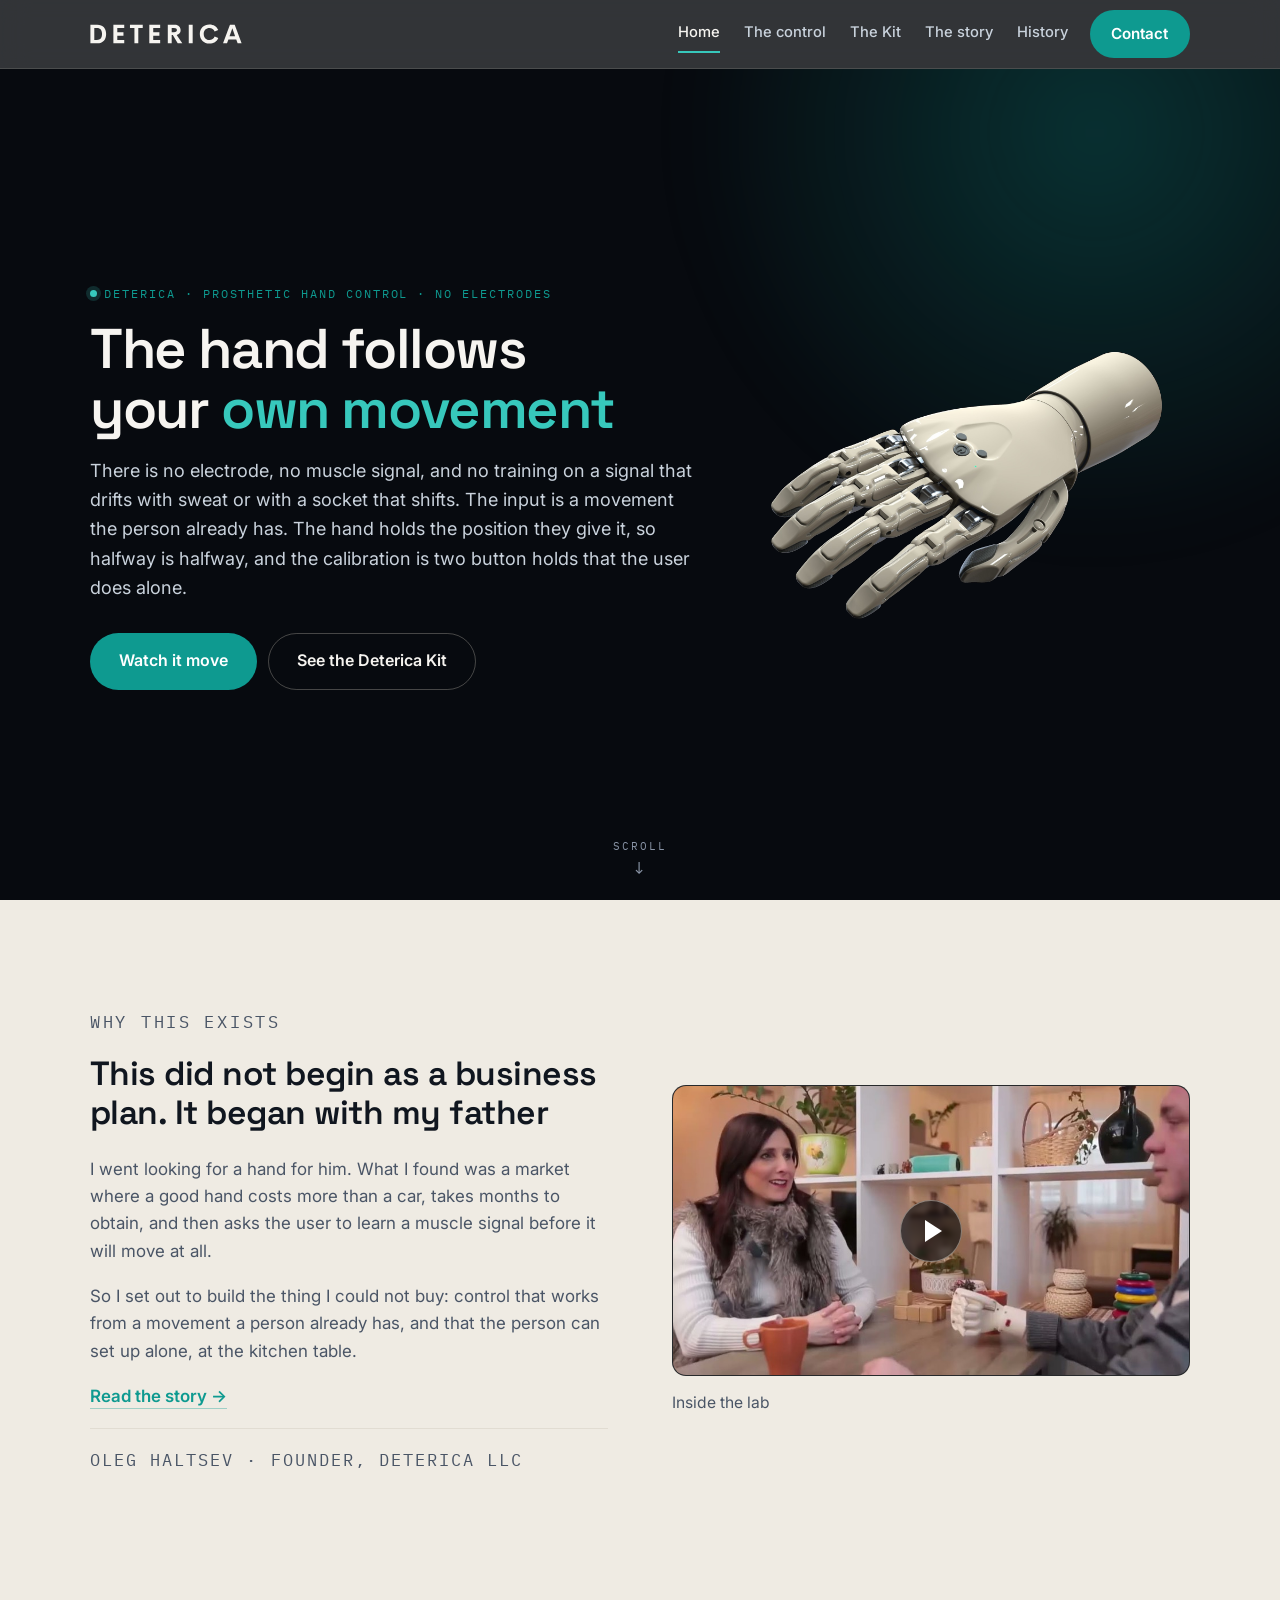
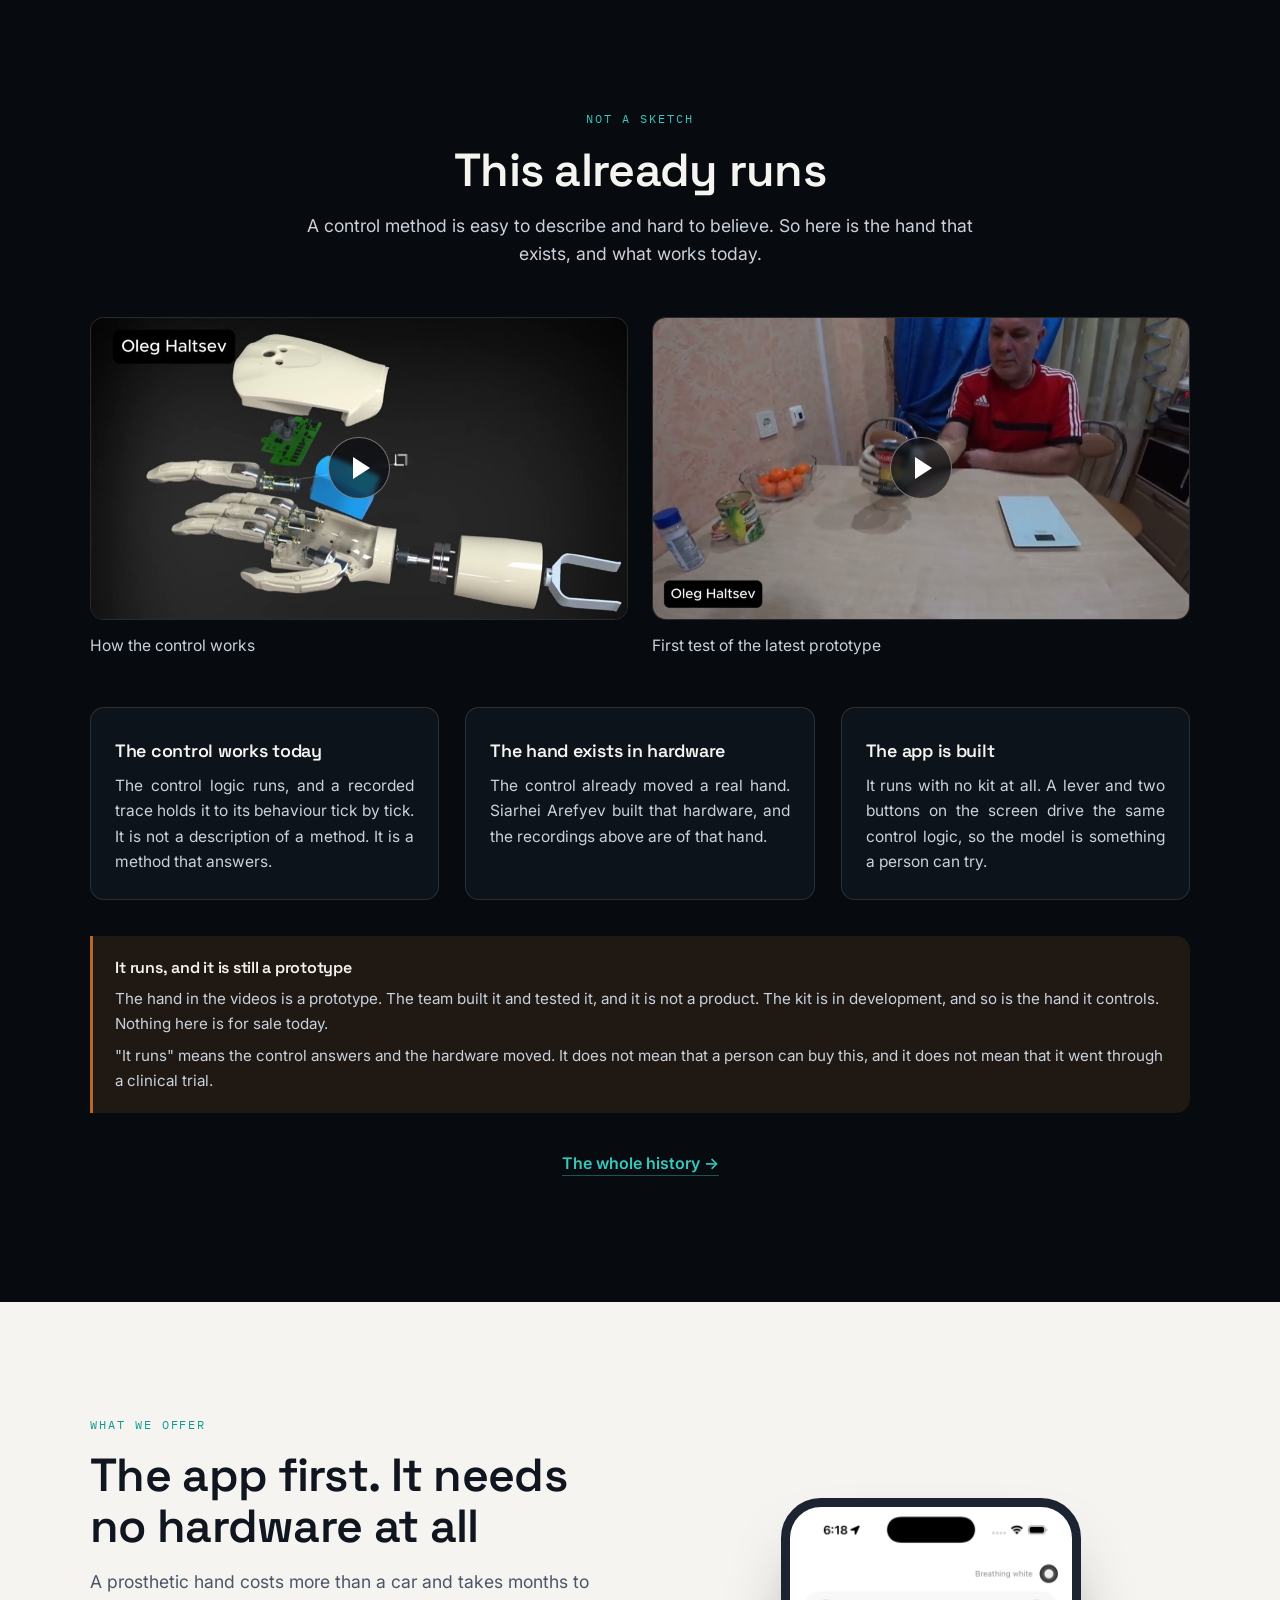
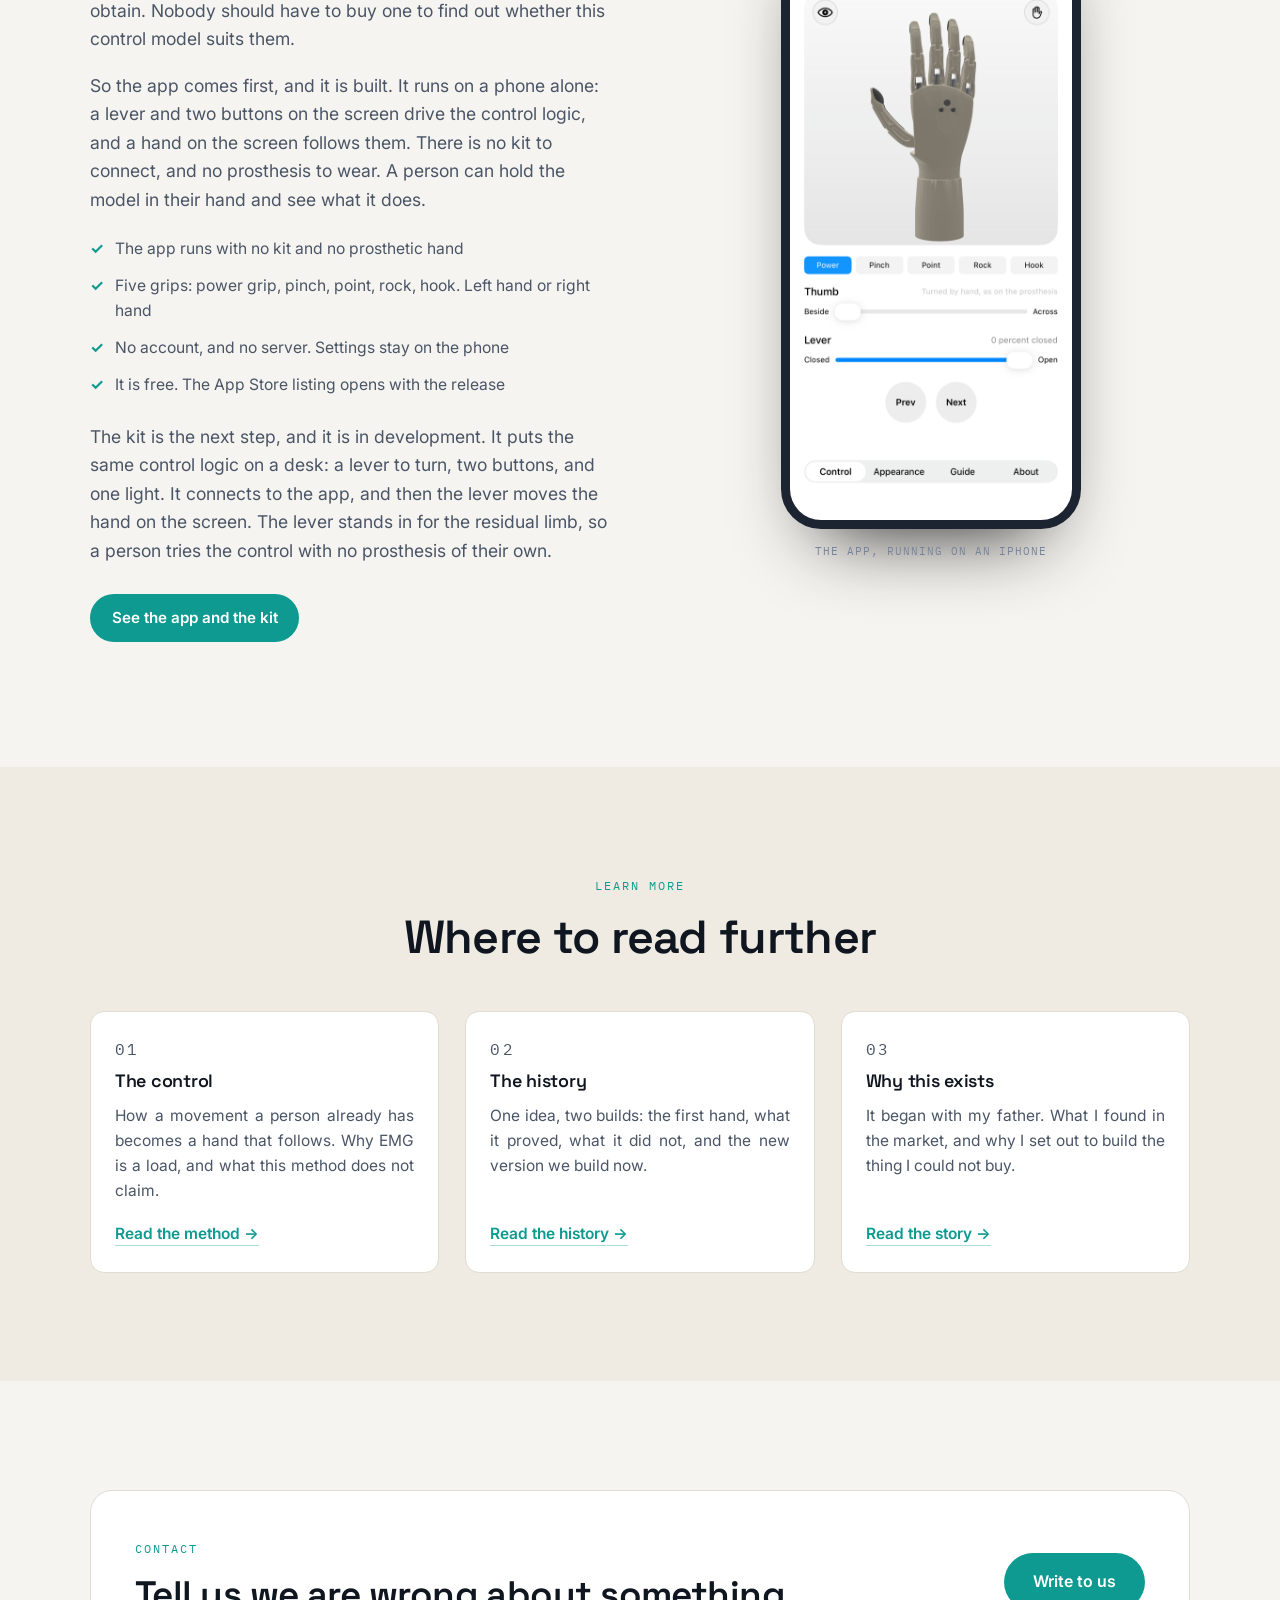
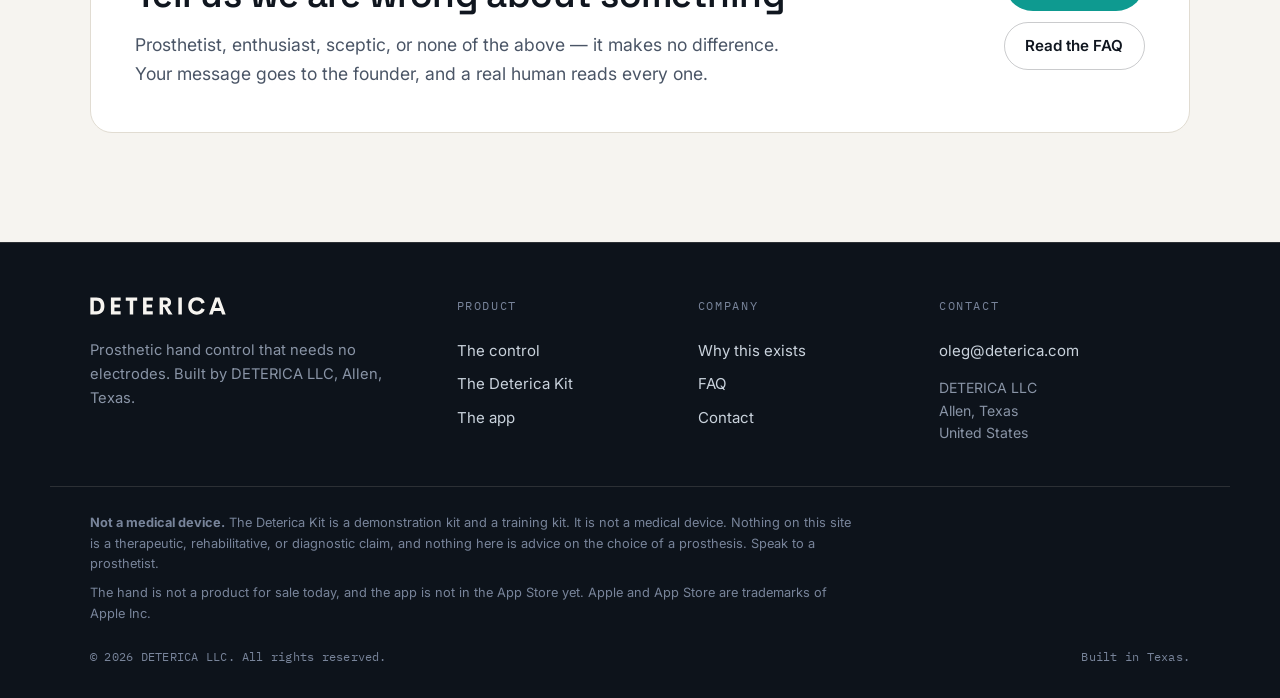
<file: index.html>
<!DOCTYPE html>
<html lang="en">
<head>
  <meta charset="UTF-8" />
  <meta name="viewport" content="width=device-width, initial-scale=1.0" />
  <title>Deterica — Prosthetic Hand Control Without Electrodes</title>
  <meta name="description" content="Deterica builds prosthetic hand control that needs no electrodes and no muscle signal. The user moves the residual limb against the socket, and the hand follows a calibrated range. The Deterica Kit and a free app let you try the control model today." />
  <meta name="theme-color" content="#070A0F" />

  <meta property="og:type" content="website" />
  <meta property="og:title" content="Deterica — Prosthetic Hand Control Without Electrodes" />
  <meta property="og:description" content="Deterica builds prosthetic hand control that needs no electrodes and no muscle signal. The user moves the residual limb against the socket, and the hand follows a calibrated range. The Deterica Kit and a free app let you try the control model today." />
  <meta property="og:image" content="assets/hand-hero-alt.jpg" />

  <link rel="preconnect" href="https://fonts.googleapis.com" />
  <link rel="preconnect" href="https://fonts.gstatic.com" crossorigin />
  <link href="https://fonts.googleapis.com/css2?family=Space+Grotesk:wght@400;500;600;700&family=Inter:wght@400;500;600&family=IBM+Plex+Mono:wght@400;500&display=swap" rel="stylesheet" />

  <link rel="icon" href="assets/brand/hand-favicon-32.png" sizes="32x32" />
  <link rel="icon" href="assets/brand/hand-favicon-16.png" sizes="16x16" />
  <link rel="icon" href="assets/brand/hand-favicon-192.png" sizes="192x192" />
  <link rel="apple-touch-icon" href="assets/brand/hand-apple-touch-icon.png" />
  <link rel="stylesheet" href="styles.css" />
</head>
<body>
  <!-- The header. It is the same in every file; keep them in step. -->
  <header class="site-header" id="top">
    <div class="wrap header-inner">
      <a class="brand" href="index.html" aria-label="Deterica home">
        <img class="brand-logo" src="assets/brand/svg/wordmark-light.svg" width="157" height="20" alt="Deterica" />
      </a>

      <nav class="nav" aria-label="Primary">
        <a class="is-active" href="index.html">Home</a>
        <a href="control.html">The control</a>
        <a href="kit.html">The Kit</a>
        <a href="story.html">The story</a>
        <a href="history.html">History</a>
      </nav>

      <div class="header-cta">
        <a class="btn btn-solid" href="contact.html">Contact</a>
      </div>

      <button class="nav-toggle" aria-expanded="false" aria-controls="mobile-nav" aria-label="Open menu">
        <span></span><span></span><span></span>
      </button>
    </div>
    <div class="mobile-nav" id="mobile-nav" hidden>
      <a class="is-active" href="index.html">Home</a>
      <a href="control.html">The control</a>
      <a href="kit.html">The Kit</a>
      <a href="story.html">The story</a>
      <a href="history.html">History</a>
      <a class="btn btn-solid" href="contact.html">Contact</a>
    </div>
  </header>

  <main>
    <!-- ===================== HERO ===================== -->
    <section class="hero">
      <div class="hero-glow" aria-hidden="true"></div>
      <div class="wrap hero-grid">
        <div class="hero-copy">
          <p class="eyebrow"><span class="dot"></span>Deterica · Prosthetic hand control · No electrodes</p>
          <h1 class="display">
            The hand follows<br>your <span class="accent">own movement</span>
          </h1>
          <!-- The mechanism is not the hero's job: control.html carries the
               chain, sensor by sensor. This is the hook, and it is aimed at
               three readers at once — the user, the clinician, and the
               prosthetist. Every claim in it is already on control.html:
               the movement the person has, the held position, and the
               two-button calibration with no clinic visit. Add nothing here
               that is not on that page. -->
          <p class="lede">
            There is no electrode, no muscle signal, and no training on a signal that drifts
            with sweat or with a socket that shifts. The input is a movement the person already
            has. The hand holds the position they give it, so halfway is halfway, and the
            calibration is two button holds that the user does alone.
          </p>
          <!-- The first button proves the claim above it; the second sells.
               Do not swap the order: the kit is not on sale yet, so a reader
               who clicks it first meets "Coming soon" with no reason to care. -->
          <div class="hero-actions">
            <a class="btn btn-solid btn-lg" href="#runs">Watch it move</a>
            <a class="btn btn-line btn-lg" href="kit.html">See the Deterica Kit</a>
          </div>
        </div>

        <figure class="render hero-render">
          <img src="assets/hand-hero-alt.jpg" alt="The Deterica hand: a five-finger prosthetic hand." width="1500" height="1067" />
        </figure>
      </div>

      <!-- The hero fills the screen, so nothing below it is visible on arrival.
           This says there is more, and it is a real link to the next section. -->
      <a class="hero-cue mono" href="#story" aria-label="Scroll to the story">Scroll</a>
    </section>

    <!-- ===================== THE STORY =====================
         The teaser for story.html, in the founder's own words. Every sentence
         here is already published on story.html. Do NOT add a fact about his
         father — no cause, no date, no diagnosis. That rule holds on this page
         too. See the comment on the story section in story.html. -->
    <section class="section tint" id="story">
      <div class="wrap">
        <div class="split">
          <div class="story story-teaser">
            <p class="eyebrow">Why this exists</p>
            <p class="story-lead">This did not begin as a business plan. It began with my father</p>
            <p>
              I went looking for a hand for him. What I found was a market where a good hand
              costs more than a car, takes months to obtain, and then asks the user to learn a
              muscle signal before it will move at all.
            </p>
            <p>
              So I set out to build the thing I could not buy: control that works from a
              movement a person already has, and that the person can set up alone, at the
              kitchen table.
            </p>
            <p><a class="card-link" href="story.html">Read the story &rarr;</a></p>
            <p class="story-sig mono">Oleg Haltsev · Founder, DETERICA LLC</p>
          </div>

          <figure class="video-item split-media">
            <button class="video" type="button" data-yt="9EDitzRrm04"
                    aria-label="Play the video: inside the lab, the interview">
              <img src="assets/video-interview.jpg" alt="" width="900" height="506" loading="lazy" />
              <span class="play" aria-hidden="true"></span>
            </button>
            <figcaption>Inside the lab</figcaption>
          </figure>
        </div>
      </div>
    </section>

    <!-- ===================== IT ALREADY RUNS =====================
         The grounding block. The hero claims a control method; this says the
         method is not a sketch. Every statement here is checkable somewhere
         else on the site, and it stays that way:

           - the control runs and a recorded trace holds it  -> control.html
           - the hand exists in hardware                     -> the videos
           - the app is built and runs with no kit           -> kit.html

         Frame it by what runs TODAY. The full four-part state, the two parts
         still in development included, lives on history.html and the link at
         the end of this block goes there. Do not paste the four statuses back
         in here: on a first screen "two are in development" reads as "half of
         it does not work". -->
    <section class="section dark" id="runs">
      <div class="wrap">
        <p class="eyebrow light center">Not a sketch</p>
        <h2 class="section-title center light">This already runs</h2>
        <p class="section-sub center light-sub">
          A control method is easy to describe and hard to believe. So here is the hand that
          exists, and what works today.
        </p>

        <div class="videos videos-two">
          <figure class="video-item">
            <button class="video" type="button" data-yt="-qElkciA-kw"
                    aria-label="Play the video: how the control works">
              <img src="assets/video-control.jpg" alt="" width="900" height="506" loading="lazy" />
              <span class="play" aria-hidden="true"></span>
            </button>
            <figcaption>How the control works</figcaption>
          </figure>
          <figure class="video-item">
            <button class="video" type="button" data-yt="htbFSBFnRUU"
                    aria-label="Play the video: first test of the latest prototype">
              <img src="assets/video-moulded.jpg" alt="" width="900" height="506" loading="lazy" />
              <span class="play" aria-hidden="true"></span>
            </button>
            <figcaption>First test of the latest prototype</figcaption>
          </figure>
        </div>

        <div class="grid-3">
          <article class="card">
            <h3>The control works today</h3>
            <p>
              The control logic runs, and a recorded trace holds it to its behaviour tick by
              tick. It is not a description of a method. It is a method that answers.
            </p>
          </article>
          <article class="card">
            <h3>The hand exists in hardware</h3>
            <p>
              The control already moved a real hand. Siarhei Arefyev built that hardware, and
              the recordings above are of that hand.
            </p>
          </article>
          <article class="card">
            <h3>The app is built</h3>
            <p>
              It runs with no kit at all. A lever and two buttons on the screen drive the same
              control logic, so the model is something a person can try.
            </p>
          </article>
        </div>

        <!-- The honest note. The three cards above state what runs, so this
             states what "it runs" does not mean. Do not delete it to make the
             block read stronger: the hand and the kit are both prototypes, and
             the site says so on history.html and in the footer. -->
        <div class="note">
          <h3>It runs, and it is still a prototype</h3>
          <p>
            The hand in the videos is a prototype. The team built it and tested it, and it is
            not a product. The kit is in development, and so is the hand it controls. Nothing
            here is for sale today.
          </p>
          <p>
            "It runs" means the control answers and the hardware moved. It does not mean that a
            person can buy this, and it does not mean that it went through a clinical trial.
          </p>
        </div>

        <p class="center" style="margin-top:2.4rem">
          <a class="card-link" href="history.html">The whole history &rarr;</a>
        </p>
      </div>
    </section>

    <!-- ===================== WHAT WE OFFER =====================
         The offer, in the shortest form that still says what a buyer gets.
         The full page carries the specification; this carries the shape of the
         product and one link. Keep the copy in step with the opening of
         kit.html, and keep the price claim off this page.

         THE APP COMES FIRST, AND THE ORDER IS DELIBERATE. The app is built and
         it needs no hardware, so it is the thing a reader can understand today.
         The kit is in development, and it follows in the last paragraph. Do not
         lead this block with the kit.

         The app is NOT in the App Store yet: kit.html says "Coming soon" and it
         offers an address to write to, because the site goes up before the
         release. So this block must not say "download it" or "try it today". It
         says the app is built, and that the listing opens with the release.
         Change that only when a real link exists. -->
    <section class="section" id="offer">
      <div class="wrap">
        <div class="split">
          <div>
            <p class="eyebrow">What we offer</p>
            <h2 class="section-title">The app first. It needs no hardware at all</h2>
            <p class="section-sub">
              A prosthetic hand costs more than a car and takes months to obtain. Nobody should
              have to buy one to find out whether this control model suits them.
            </p>
            <p class="section-sub" style="margin-top:1.1rem">
              So the app comes first, and it is built. It runs on a phone alone: a lever and two
              buttons on the screen drive the control logic, and a hand on the screen follows
              them. There is no kit to connect, and no prosthesis to wear. A person can hold the
              model in their hand and see what it does.
            </p>
            <ul class="ticks ticks-lead">
              <li><span class="tick">✓</span><div>The app runs with no kit and no prosthetic hand</div></li>
              <li><span class="tick">✓</span><div>Five grips: power grip, pinch, point, rock, hook. Left hand or right hand</div></li>
              <li><span class="tick">✓</span><div>No account, and no server. Settings stay on the phone</div></li>
              <li><span class="tick">✓</span><div>It is free. The App Store listing opens with the release</div></li>
            </ul>
            <p class="section-sub" style="margin-top:1.6rem">
              The kit is the next step, and it is in development. It puts the same control logic
              on a desk: a lever to turn, two buttons, and one light. It connects to the app, and
              then the lever moves the hand on the screen. The lever stands in for the residual
              limb, so a person tries the control with no prosthesis of their own.
            </p>
            <p style="margin-top:1.8rem">
              <a class="btn btn-solid" href="kit.html">See the app and the kit</a>
            </p>
          </div>

          <div class="split-media">
            <div class="phone">
              <img src="assets/app-screen.png" alt="The Deterica Kit app running on an iPhone: the hand, the row of five grips, a thumb slider, and the lever." width="600" height="1304" loading="lazy" />
            </div>
            <p class="mono figure-note">The app, running on an iPhone</p>
          </div>
        </div>
      </div>
    </section>

    <!-- ===================== LEARN MORE =====================
         The doors, and they are ranked on purpose. The method is what a reader
         doubts first, the state is what they ask second, and the story is what
         they read last. Keep that order. -->
    <section class="section tint" id="more">
      <div class="wrap">
        <p class="eyebrow center">Learn more</p>
        <h2 class="section-title center">Where to read further</h2>

        <div class="grid-3">
          <article class="card">
            <p class="mono card-no">01</p>
            <h3>The control</h3>
            <p>How a movement a person already has becomes a hand that follows. Why EMG is a load, and what this method does not claim.</p>
            <p class="card-cta"><a class="card-link" href="control.html">Read the method &rarr;</a></p>
          </article>
          <article class="card">
            <p class="mono card-no">02</p>
            <h3>The history</h3>
            <p>One idea, two builds: the first hand, what it proved, what it did not, and the new version we build now.</p>
            <p class="card-cta"><a class="card-link" href="history.html">Read the history &rarr;</a></p>
          </article>
          <article class="card">
            <p class="mono card-no">03</p>
            <h3>Why this exists</h3>
            <p>It began with my father. What I found in the market, and why I set out to build the thing I could not buy.</p>
            <p class="card-cta"><a class="card-link" href="story.html">Read the story &rarr;</a></p>
          </article>
        </div>
      </div>
    </section>

    <!-- ===================== TALK TO US =====================
         The closing block. The home page used to end on a card and drop the
         reader into the legal footer. The form itself stays on contact.html:
         one form, in one place, with one Web3Forms key. -->
    <section class="section" id="talk">
      <div class="wrap">
        <div class="closer">
          <div>
            <p class="eyebrow">Contact</p>
            <h2 class="section-title">Tell us we are wrong about something</h2>
            <p class="section-sub">
              Prosthetist, enthusiast, sceptic, or none of the above — it makes no difference.
              Your message goes to the founder, and a real human reads every one.
            </p>
          </div>
          <div class="closer-actions">
            <a class="btn btn-solid btn-lg" href="contact.html">Write to us</a>
            <a class="btn btn-line" href="contact.html#faq">Read the FAQ</a>
          </div>
        </div>
      </div>
    </section>

  </main>

  <!-- The footer. Also duplicated; keep it in step with the other files. -->
  <footer class="site-footer">
    <div class="wrap footer-grid">
      <div class="footer-brand">
        <a class="brand" href="index.html" aria-label="Deterica home">
          <img class="brand-logo" src="assets/brand/svg/wordmark-light.svg" width="141" height="18" alt="Deterica" />
        </a>
        <p class="footer-tag">
          Prosthetic hand control that needs no electrodes. Built by DETERICA LLC,
          Allen, Texas.
        </p>
      </div>
      <nav class="footer-col" aria-label="Product">
        <p class="footer-h mono">Product</p>
        <a href="control.html">The control</a>
        <a href="kit.html">The Deterica Kit</a>
        <a href="kit.html#app">The app</a>
      </nav>
      <nav class="footer-col" aria-label="Company">
        <p class="footer-h mono">Company</p>
        <a href="story.html">Why this exists</a>
        <a href="contact.html#faq">FAQ</a>
        <a href="contact.html">Contact</a>
      </nav>
      <div class="footer-col">
        <p class="footer-h mono">Contact</p>
        <a href="mailto:oleg@deterica.com">oleg@deterica.com</a>
        <p class="footer-small">DETERICA LLC<br>Allen, Texas<br>United States</p>
      </div>
    </div>

    <div class="wrap footer-legal">
      <p>
        <strong>Not a medical device.</strong> The Deterica Kit is a demonstration kit and a
        training kit. It is not a medical device. Nothing on this site is a therapeutic,
        rehabilitative, or diagnostic claim, and nothing here is advice on the choice of a
        prosthesis. Speak to a prosthetist.
      </p>
      <p>
        The hand is not a product for sale today, and the app is not in the App Store yet.
        Apple and App Store are trademarks of Apple Inc.
      </p>
    </div>

    <div class="wrap footer-bottom">
      <p class="mono">© <span id="year">2026</span> DETERICA LLC. All rights reserved.</p>
      <p class="mono">Built in Texas.</p>
    </div>
  </footer>

  <script src="script.js"></script>
</body>
</html>
</file>
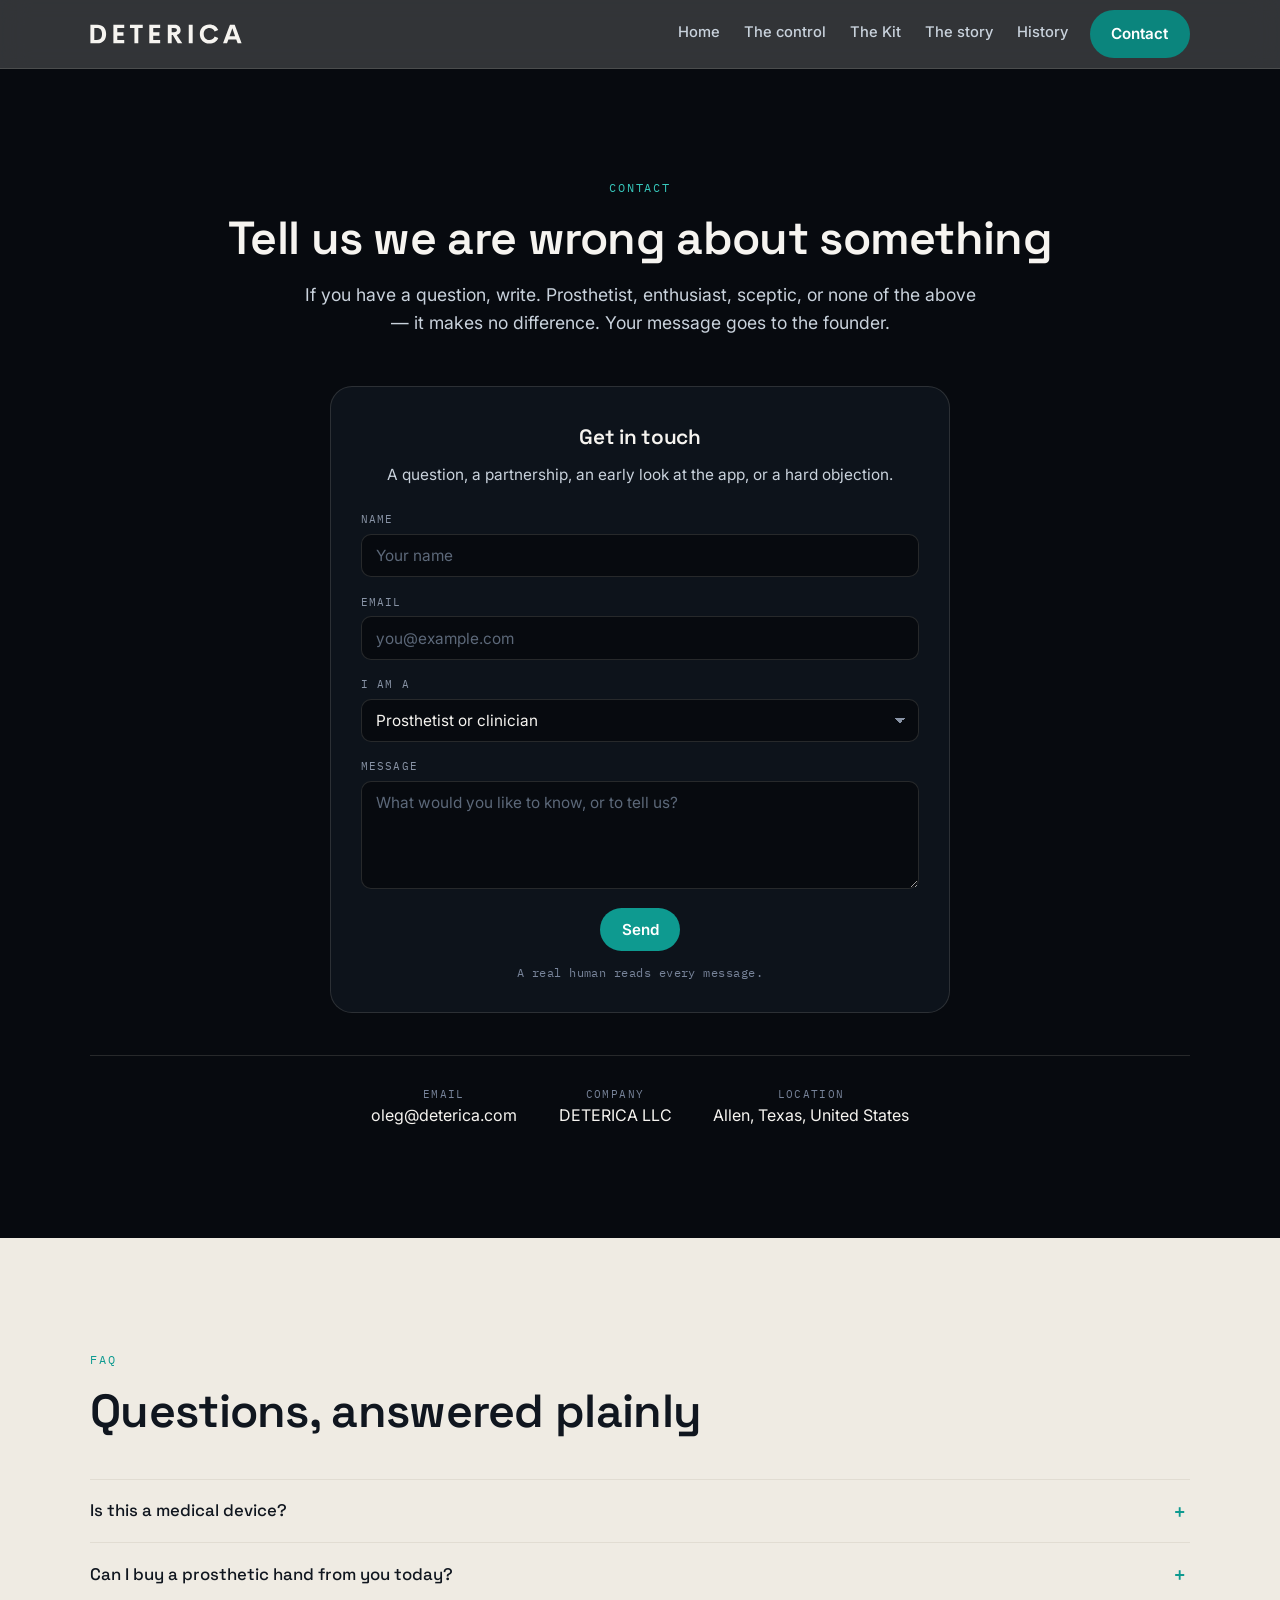
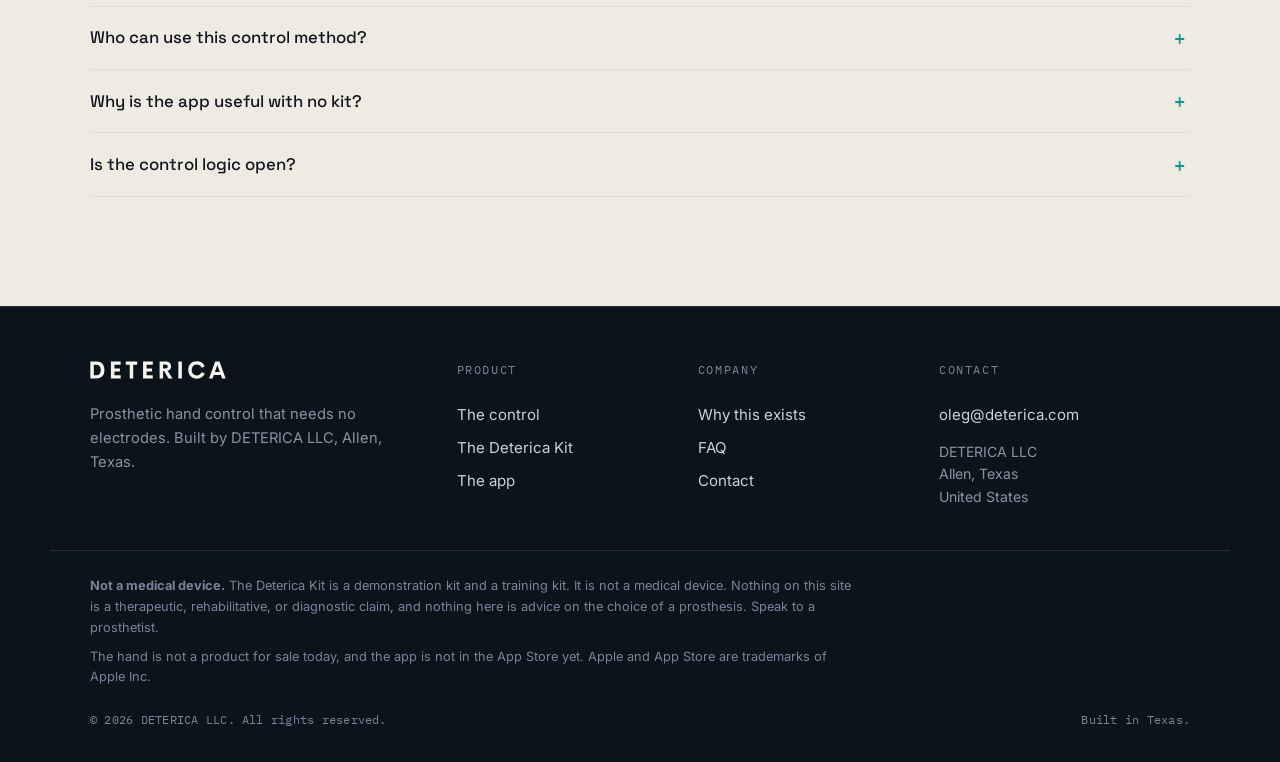
<file: contact.html>
<!DOCTYPE html>
<html lang="en">
<head>
  <meta charset="UTF-8" />
  <meta name="viewport" content="width=device-width, initial-scale=1.0" />
  <title>Contact Deterica</title>
  <meta name="description" content="Tell us we are wrong about something. Deterica is looking for prosthetists, clinicians, users, engineers, and investors who ask a hard question. DETERICA LLC, Allen, Texas." />
  <meta name="theme-color" content="#070A0F" />

  <meta property="og:type" content="website" />
  <meta property="og:title" content="Contact Deterica" />
  <meta property="og:description" content="Tell us we are wrong about something. Deterica is looking for prosthetists, clinicians, users, engineers, and investors who ask a hard question. DETERICA LLC, Allen, Texas." />
  <meta property="og:image" content="assets/hand-hero-alt.jpg" />

  <link rel="preconnect" href="https://fonts.googleapis.com" />
  <link rel="preconnect" href="https://fonts.gstatic.com" crossorigin />
  <link href="https://fonts.googleapis.com/css2?family=Space+Grotesk:wght@400;500;600;700&family=Inter:wght@400;500;600&family=IBM+Plex+Mono:wght@400;500&display=swap" rel="stylesheet" />

  <link rel="icon" href="assets/brand/hand-favicon-32.png" sizes="32x32" />
  <link rel="icon" href="assets/brand/hand-favicon-16.png" sizes="16x16" />
  <link rel="icon" href="assets/brand/hand-favicon-192.png" sizes="192x192" />
  <link rel="apple-touch-icon" href="assets/brand/hand-apple-touch-icon.png" />
  <link rel="stylesheet" href="styles.css" />
</head>
<body>
  <!-- The header. It is the same in every file; keep them in step. -->
  <header class="site-header" id="top">
    <div class="wrap header-inner">
      <a class="brand" href="index.html" aria-label="Deterica home">
        <img class="brand-logo" src="assets/brand/svg/wordmark-light.svg" width="157" height="20" alt="Deterica" />
      </a>

      <nav class="nav" aria-label="Primary">
        <a href="index.html">Home</a>
        <a href="control.html">The control</a>
        <a href="kit.html">The Kit</a>
        <a href="story.html">The story</a>
        <a href="history.html">History</a>
      </nav>

      <div class="header-cta">
        <a class="btn btn-solid is-active" href="contact.html">Contact</a>
      </div>

      <button class="nav-toggle" aria-expanded="false" aria-controls="mobile-nav" aria-label="Open menu">
        <span></span><span></span><span></span>
      </button>
    </div>
    <div class="mobile-nav" id="mobile-nav" hidden>
      <a href="index.html">Home</a>
      <a href="control.html">The control</a>
      <a href="kit.html">The Kit</a>
      <a href="story.html">The story</a>
      <a href="history.html">History</a>
      <a class="btn btn-solid" href="contact.html">Contact</a>
    </div>
  </header>

  <main>
    <!-- ===================== CONTACT ===================== -->
    <section class="section dark" id="contact">
      <div class="wrap">
        <p class="eyebrow light center">Contact</p>
        <h1 class="section-title light center">Tell us we are wrong about something</h1>
        <p class="section-sub light-sub center">
          If you have a question, write. Prosthetist, enthusiast, sceptic, or none of the
          above — it makes no difference. Your message goes to the founder.
        </p>

        <div class="forms">
          <!-- General contact -->
          <div class="form-card">
            <h3>Get in touch</h3>
            <p>A question, a partnership, an early look at the app, or a hard objection.</p>
            <form id="contact-form" novalidate>
              <div class="field">
                <label for="c-name">Name</label>
                <input id="c-name" name="name" type="text" placeholder="Your name" required autocomplete="name" />
              </div>
              <div class="field">
                <label for="c-email">Email</label>
                <input id="c-email" name="email" type="email" placeholder="you@example.com" required autocomplete="email" />
              </div>
              <div class="field">
                <label for="c-role">I am a</label>
                <select id="c-role" name="role">
                  <option>Prosthetist or clinician</option>
                  <option>A person with a limb difference</option>
                  <option>Engineer or developer</option>
                  <option>Researcher or educator</option>
                  <option>Investor or partner</option>
                  <option>Press</option>
                  <option>Other</option>
                </select>
              </div>
              <div class="field">
                <label for="c-message">Message</label>
                <textarea id="c-message" name="message" placeholder="What would you like to know, or to tell us?" required></textarea>
              </div>
              <input type="checkbox" name="botcheck" tabindex="-1" aria-hidden="true"
                     style="display:none" />
              <div class="form-foot">
                <button class="btn btn-solid" type="submit">Send</button>
                <p class="form-note" id="contact-status" role="status" aria-live="polite">A real
                human reads every message.</p>
              </div>
            </form>
          </div>

        </div>

        <div class="contact-direct">
          <div>
            <p class="k mono">Email</p>
            <p><a class="v" href="mailto:oleg@deterica.com">oleg@deterica.com</a></p>
          </div>
          <div>
            <p class="k mono">Company</p>
            <p class="v">DETERICA LLC</p>
          </div>
          <div>
            <p class="k mono">Location</p>
            <p class="v">Allen, Texas, United States</p>
          </div>
        </div>
      </div>
    </section>
    <!-- ===================== FAQ ===================== -->
    <section class="section tint" id="faq">
      <div class="wrap">
        <p class="eyebrow">FAQ</p>
        <h2 class="section-title">Questions, answered plainly</h2>
        <div class="faq-list">
          <details>
            <summary>Is this a medical device?</summary>
            <p>No. The app and the Deterica Kit are a demonstration and a training tool. Neither is a medical device, and nothing on this site or in the app claims a therapeutic, rehabilitative, or diagnostic benefit.</p>
          </details>
          <details>
            <summary>Can I buy a prosthetic hand from you today?</summary>
            <p>No, and nothing else here is on sale either. The hand is not for sale. The kit is in development, and it is not for sale. The app is built, and it is not in the App Store yet. What exists today is the control, and it runs. Write to us and we will tell you when any of it changes.</p>
          </details>
          <details>
            <summary>Who can use this control method?</summary>
            <p>It needs a preserved rotation of the residual limb, because that rotation is the input. A prosthetist is the right person to say whether a particular limb has it.</p>
          </details>
          <details>
            <summary>Why is the app useful with no kit?</summary>
            <p>Because the control model is the thing worth judging, and the app runs the same logic. A lever and two buttons on the screen behave as the kit behaves, so a person sees proportional control and grip selection at work. That is the point of building the app first: nobody spends money or months on hardware, on a kit or on a hand, to find out what the principle does. The app answers that on a phone, and it is free.</p>
          </details>
          <details>
            <summary>Is the control logic open?</summary>
            <p>Not at present. The control library, the firmware, and the app are private. If you have a research or a teaching use for them, write to us and describe it.</p>
          </details>
        </div>
      </div>
    </section>
  </main>

  <!-- The footer. Also duplicated; keep it in step with the other files. -->
  <footer class="site-footer">
    <div class="wrap footer-grid">
      <div class="footer-brand">
        <a class="brand" href="index.html" aria-label="Deterica home">
          <img class="brand-logo" src="assets/brand/svg/wordmark-light.svg" width="141" height="18" alt="Deterica" />
        </a>
        <p class="footer-tag">
          Prosthetic hand control that needs no electrodes. Built by DETERICA LLC,
          Allen, Texas.
        </p>
      </div>
      <nav class="footer-col" aria-label="Product">
        <p class="footer-h mono">Product</p>
        <a href="control.html">The control</a>
        <a href="kit.html">The Deterica Kit</a>
        <a href="kit.html#app">The app</a>
      </nav>
      <nav class="footer-col" aria-label="Company">
        <p class="footer-h mono">Company</p>
        <a href="story.html">Why this exists</a>
        <a href="contact.html#faq">FAQ</a>
        <a href="contact.html">Contact</a>
      </nav>
      <div class="footer-col">
        <p class="footer-h mono">Contact</p>
        <a href="mailto:oleg@deterica.com">oleg@deterica.com</a>
        <p class="footer-small">DETERICA LLC<br>Allen, Texas<br>United States</p>
      </div>
    </div>

    <div class="wrap footer-legal">
      <p>
        <strong>Not a medical device.</strong> The Deterica Kit is a demonstration kit and a
        training kit. It is not a medical device. Nothing on this site is a therapeutic,
        rehabilitative, or diagnostic claim, and nothing here is advice on the choice of a
        prosthesis. Speak to a prosthetist.
      </p>
      <p>
        The hand is not a product for sale today, and the app is not in the App Store yet.
        Apple and App Store are trademarks of Apple Inc.
      </p>
    </div>

    <div class="wrap footer-bottom">
      <p class="mono">© <span id="year">2026</span> DETERICA LLC. All rights reserved.</p>
      <p class="mono">Built in Texas.</p>
    </div>
  </footer>

  <script src="script.js"></script>
</body>
</html>
</file>
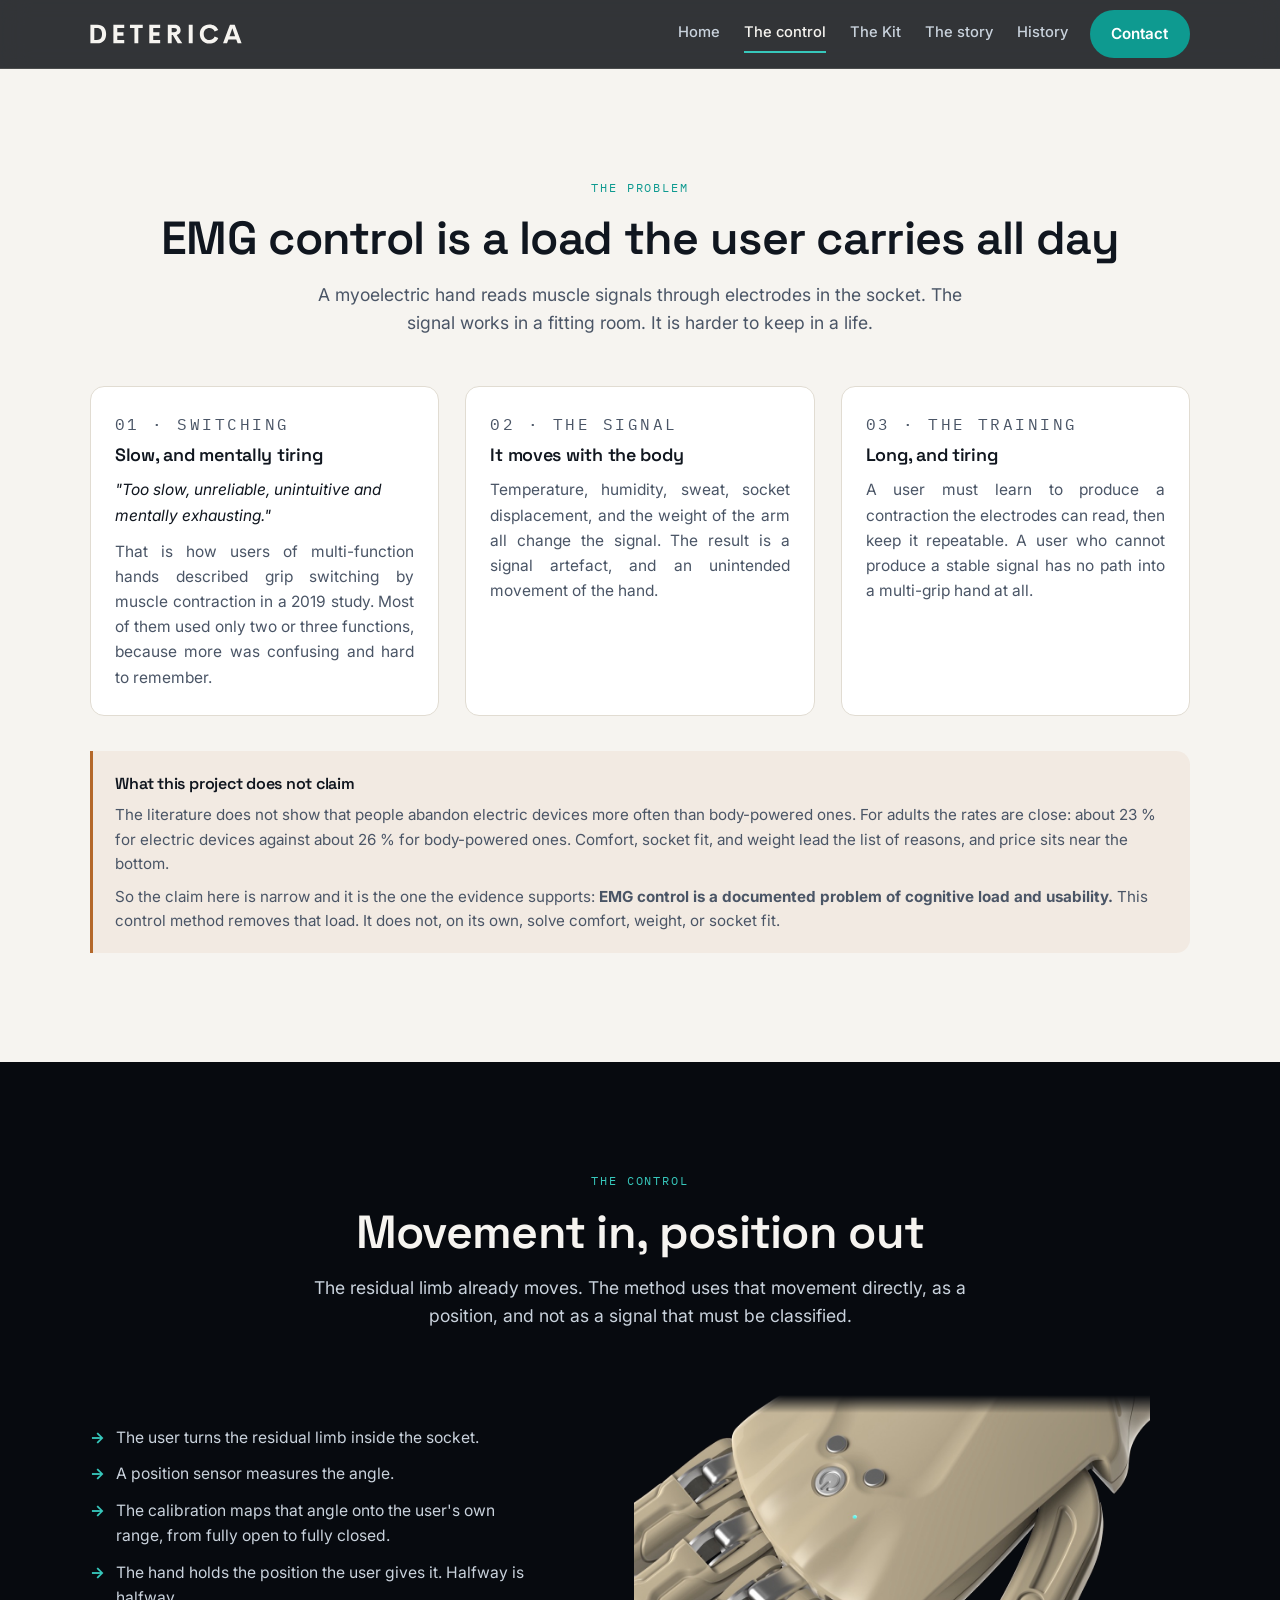
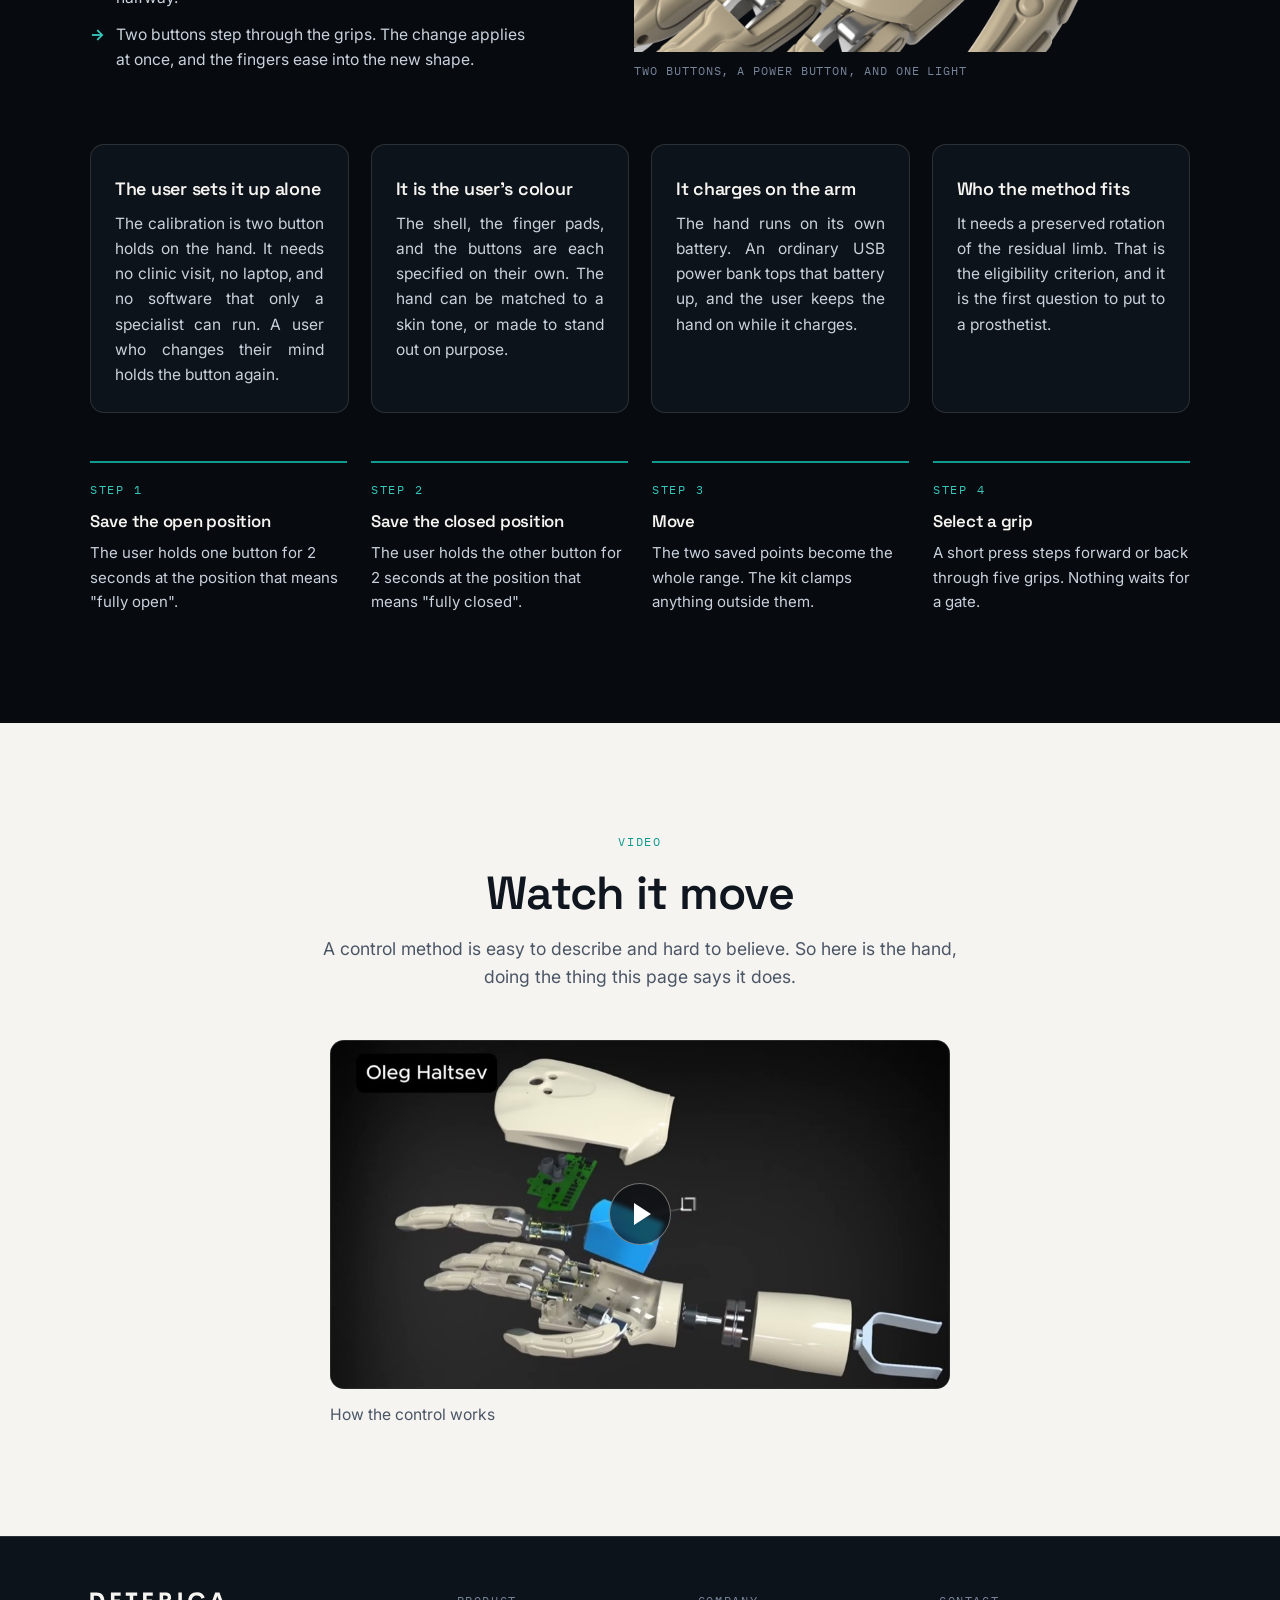
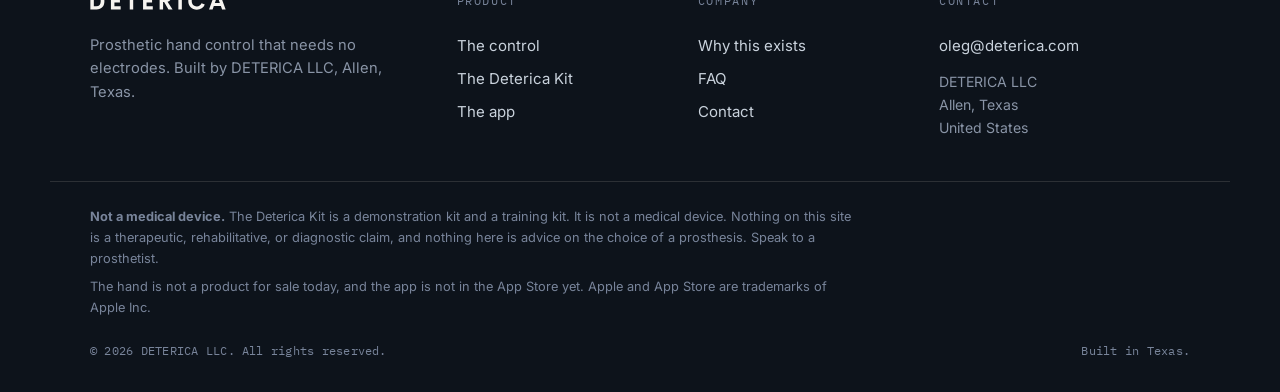
<file: control.html>
<!DOCTYPE html>
<html lang="en">
<head>
  <meta charset="UTF-8" />
  <meta name="viewport" content="width=device-width, initial-scale=1.0" />
  <title>The control — Deterica</title>
  <meta name="description" content="The control method: the user moves the residual limb, a position sensor reads the angle, and the hand follows the calibrated range. No electrode and no muscle signal. What the project does and does not claim about EMG." />
  <meta name="theme-color" content="#070A0F" />

  <meta property="og:type" content="website" />
  <meta property="og:title" content="The control — Deterica" />
  <meta property="og:description" content="The control method: the user moves the residual limb, a position sensor reads the angle, and the hand follows the calibrated range. No electrode and no muscle signal. What the project does and does not claim about EMG." />
  <meta property="og:image" content="assets/hand-hero-alt.jpg" />

  <link rel="preconnect" href="https://fonts.googleapis.com" />
  <link rel="preconnect" href="https://fonts.gstatic.com" crossorigin />
  <link href="https://fonts.googleapis.com/css2?family=Space+Grotesk:wght@400;500;600;700&family=Inter:wght@400;500;600&family=IBM+Plex+Mono:wght@400;500&display=swap" rel="stylesheet" />

  <link rel="icon" href="assets/brand/hand-favicon-32.png" sizes="32x32" />
  <link rel="icon" href="assets/brand/hand-favicon-16.png" sizes="16x16" />
  <link rel="icon" href="assets/brand/hand-favicon-192.png" sizes="192x192" />
  <link rel="apple-touch-icon" href="assets/brand/hand-apple-touch-icon.png" />
  <link rel="stylesheet" href="styles.css" />
</head>
<body>
  <!-- The header. It is the same in every file; keep them in step. -->
  <header class="site-header" id="top">
    <div class="wrap header-inner">
      <a class="brand" href="index.html" aria-label="Deterica home">
        <img class="brand-logo" src="assets/brand/svg/wordmark-light.svg" width="157" height="20" alt="Deterica" />
      </a>

      <nav class="nav" aria-label="Primary">
        <a href="index.html">Home</a>
        <a class="is-active" href="control.html">The control</a>
        <a href="kit.html">The Kit</a>
        <a href="story.html">The story</a>
        <a href="history.html">History</a>
      </nav>

      <div class="header-cta">
        <a class="btn btn-solid" href="contact.html">Contact</a>
      </div>

      <button class="nav-toggle" aria-expanded="false" aria-controls="mobile-nav" aria-label="Open menu">
        <span></span><span></span><span></span>
      </button>
    </div>
    <div class="mobile-nav" id="mobile-nav" hidden>
      <a href="index.html">Home</a>
      <a class="is-active" href="control.html">The control</a>
      <a href="kit.html">The Kit</a>
      <a href="story.html">The story</a>
      <a href="history.html">History</a>
      <a class="btn btn-solid" href="contact.html">Contact</a>
    </div>
  </header>

  <main>
    <!-- ===================== PROBLEM ===================== -->
    <section class="section" id="why">
      <div class="wrap">
        <p class="eyebrow center">The problem</p>
        <h1 class="section-title center">EMG control is a load the user carries all day</h1>
        <p class="section-sub center">
          A myoelectric hand reads muscle signals through electrodes in the socket. The signal
          works in a fitting room. It is harder to keep in a life.
        </p>

        <div class="grid-3">
          <article class="card">
            <p class="mono card-no">01 · Switching</p>
            <h3>Slow, and mentally tiring</h3>
            <p class="quote">
              "Too slow, unreliable, unintuitive and mentally exhausting."
            </p>
            <p style="margin-top:.7rem">
              That is how users of multi-function hands described grip switching by muscle
              contraction in a 2019 study. Most of them used only two or three functions,
              because more was confusing and hard to remember.
            </p>
          </article>
          <article class="card">
            <p class="mono card-no">02 · The signal</p>
            <h3>It moves with the body</h3>
            <p>
              Temperature, humidity, sweat, socket displacement, and the weight of the arm all
              change the signal. The result is a signal artefact, and an unintended movement of
              the hand.
            </p>
          </article>
          <article class="card">
            <p class="mono card-no">03 · The training</p>
            <h3>Long, and tiring</h3>
            <p>
              A user must learn to produce a contraction the electrodes can read, then keep it
              repeatable. A user who cannot produce a stable signal has no path into a
              multi-grip hand at all.
            </p>
          </article>
        </div>

        <div class="note">
          <h3>What this project does not claim</h3>
          <p>
            The literature does not show that people abandon electric devices more often than
            body-powered ones. For adults the rates are close: about 23 % for electric devices
            against about 26 % for body-powered ones. Comfort, socket fit, and weight lead the
            list of reasons, and price sits near the bottom.
          </p>
          <p>
            So the claim here is narrow and it is the one the evidence supports: <strong>EMG
            control is a documented problem of cognitive load and usability.</strong> This
            control method removes that load. It does not, on its own, solve comfort, weight,
            or socket fit.
          </p>
        </div>
      </div>
    </section>
    <!-- ===================== HOW THE CONTROL WORKS ===================== -->
    <section class="section dark" id="control">
      <div class="wrap">
        <p class="eyebrow light center">The control</p>
        <h2 class="section-title center light">Movement in, position out</h2>
        <p class="section-sub center light-sub">
          The residual limb already moves. The method uses that movement directly, as a
          position, and not as a signal that must be classified.
        </p>

        <!-- The chain, beside the hand it happens on. The list is short on purpose:
             the four statements that follow it are a grid, not more column. -->
        <div class="split split-media-wide">
          <ul class="ticks ticks-lead">
            <li><span class="tick">→</span><div>The user turns the residual limb inside the socket.</div></li>
            <li><span class="tick">→</span><div>A position sensor measures the angle.</div></li>
            <li><span class="tick">→</span><div>The calibration maps that angle onto the user's own range, from fully open to fully closed.</div></li>
            <li><span class="tick">→</span><div>The hand holds the position the user gives it. Halfway is halfway.</div></li>
            <li><span class="tick">→</span><div>Two buttons step through the grips. The change applies at once, and the fingers ease into the new shape.</div></li>
          </ul>
          <figure class="render split-media">
            <img src="assets/hand-controls.jpg" alt="Close view of the back of the hand, showing the two control buttons, the power button, and the indicator light." width="1200" height="599" />
            <figcaption>Two buttons, a power button, and one light</figcaption>
          </figure>
        </div>

        <div class="grid-4">
          <article class="card">
            <h3>The user sets it up alone</h3>
            <p>The calibration is two button holds on the hand. It needs no clinic visit, no
            laptop, and no software that only a specialist can run. A user who changes their
            mind holds the button again.</p>
          </article>
          <article class="card">
            <h3>It is the user's colour</h3>
            <p>The shell, the finger pads, and the buttons are each specified on their own. The
            hand can be matched to a skin tone, or made to stand out on purpose.</p>
          </article>
          <article class="card">
            <h3>It charges on the arm</h3>
            <p>The hand runs on its own battery. An ordinary USB power bank tops that battery
            up, and the user keeps the hand on while it charges.</p>
          </article>
          <article class="card">
            <h3>Who the method fits</h3>
            <p>It needs a preserved rotation of the residual limb. That is the eligibility
            criterion, and it is the first question to put to a prosthetist.</p>
          </article>
        </div>

        <ol class="steps">
          <li class="step">
            <span class="mono step-no">STEP 1</span>
            <h3>Save the open position</h3>
            <p>The user holds one button for 2 seconds at the position that means "fully open".</p>
          </li>
          <li class="step">
            <span class="mono step-no">STEP 2</span>
            <h3>Save the closed position</h3>
            <p>The user holds the other button for 2 seconds at the position that means "fully closed".</p>
          </li>
          <li class="step">
            <span class="mono step-no">STEP 3</span>
            <h3>Move</h3>
            <p>The two saved points become the whole range. The kit clamps anything outside them.</p>
          </li>
          <li class="step">
            <span class="mono step-no">STEP 4</span>
            <h3>Select a grip</h3>
            <p>A short press steps forward or back through five grips. Nothing waits for a gate.</p>
          </li>
        </ol>
      </div>
    </section>
    <!-- One video, and it is the one that proves this page. -->
    <section class="section" id="video">
      <div class="wrap">
        <p class="eyebrow center">Video</p>
        <h2 class="section-title center">Watch it move</h2>
        <p class="section-sub center">
          A control method is easy to describe and hard to believe. So here is the hand, doing
          the thing this page says it does.
        </p>
        <div class="videos videos-one">
          <figure class="video-item">
            <button class="video" type="button" data-yt="-qElkciA-kw"
                    aria-label="Play the video: how the control works">
              <img src="assets/video-control.jpg" alt="" width="900" height="506" loading="lazy" />
              <span class="play" aria-hidden="true"></span>
            </button>
            <figcaption>How the control works</figcaption>
          </figure>
        </div>
      </div>
    </section>

  </main>

  <!-- The footer. Also duplicated; keep it in step with the other files. -->
  <footer class="site-footer">
    <div class="wrap footer-grid">
      <div class="footer-brand">
        <a class="brand" href="index.html" aria-label="Deterica home">
          <img class="brand-logo" src="assets/brand/svg/wordmark-light.svg" width="141" height="18" alt="Deterica" />
        </a>
        <p class="footer-tag">
          Prosthetic hand control that needs no electrodes. Built by DETERICA LLC,
          Allen, Texas.
        </p>
      </div>
      <nav class="footer-col" aria-label="Product">
        <p class="footer-h mono">Product</p>
        <a href="control.html">The control</a>
        <a href="kit.html">The Deterica Kit</a>
        <a href="kit.html#app">The app</a>
      </nav>
      <nav class="footer-col" aria-label="Company">
        <p class="footer-h mono">Company</p>
        <a href="story.html">Why this exists</a>
        <a href="contact.html#faq">FAQ</a>
        <a href="contact.html">Contact</a>
      </nav>
      <div class="footer-col">
        <p class="footer-h mono">Contact</p>
        <a href="mailto:oleg@deterica.com">oleg@deterica.com</a>
        <p class="footer-small">DETERICA LLC<br>Allen, Texas<br>United States</p>
      </div>
    </div>

    <div class="wrap footer-legal">
      <p>
        <strong>Not a medical device.</strong> The Deterica Kit is a demonstration kit and a
        training kit. It is not a medical device. Nothing on this site is a therapeutic,
        rehabilitative, or diagnostic claim, and nothing here is advice on the choice of a
        prosthesis. Speak to a prosthetist.
      </p>
      <p>
        The hand is not a product for sale today, and the app is not in the App Store yet.
        Apple and App Store are trademarks of Apple Inc.
      </p>
    </div>

    <div class="wrap footer-bottom">
      <p class="mono">© <span id="year">2026</span> DETERICA LLC. All rights reserved.</p>
      <p class="mono">Built in Texas.</p>
    </div>
  </footer>

  <script src="script.js"></script>
</body>
</html>
</file>
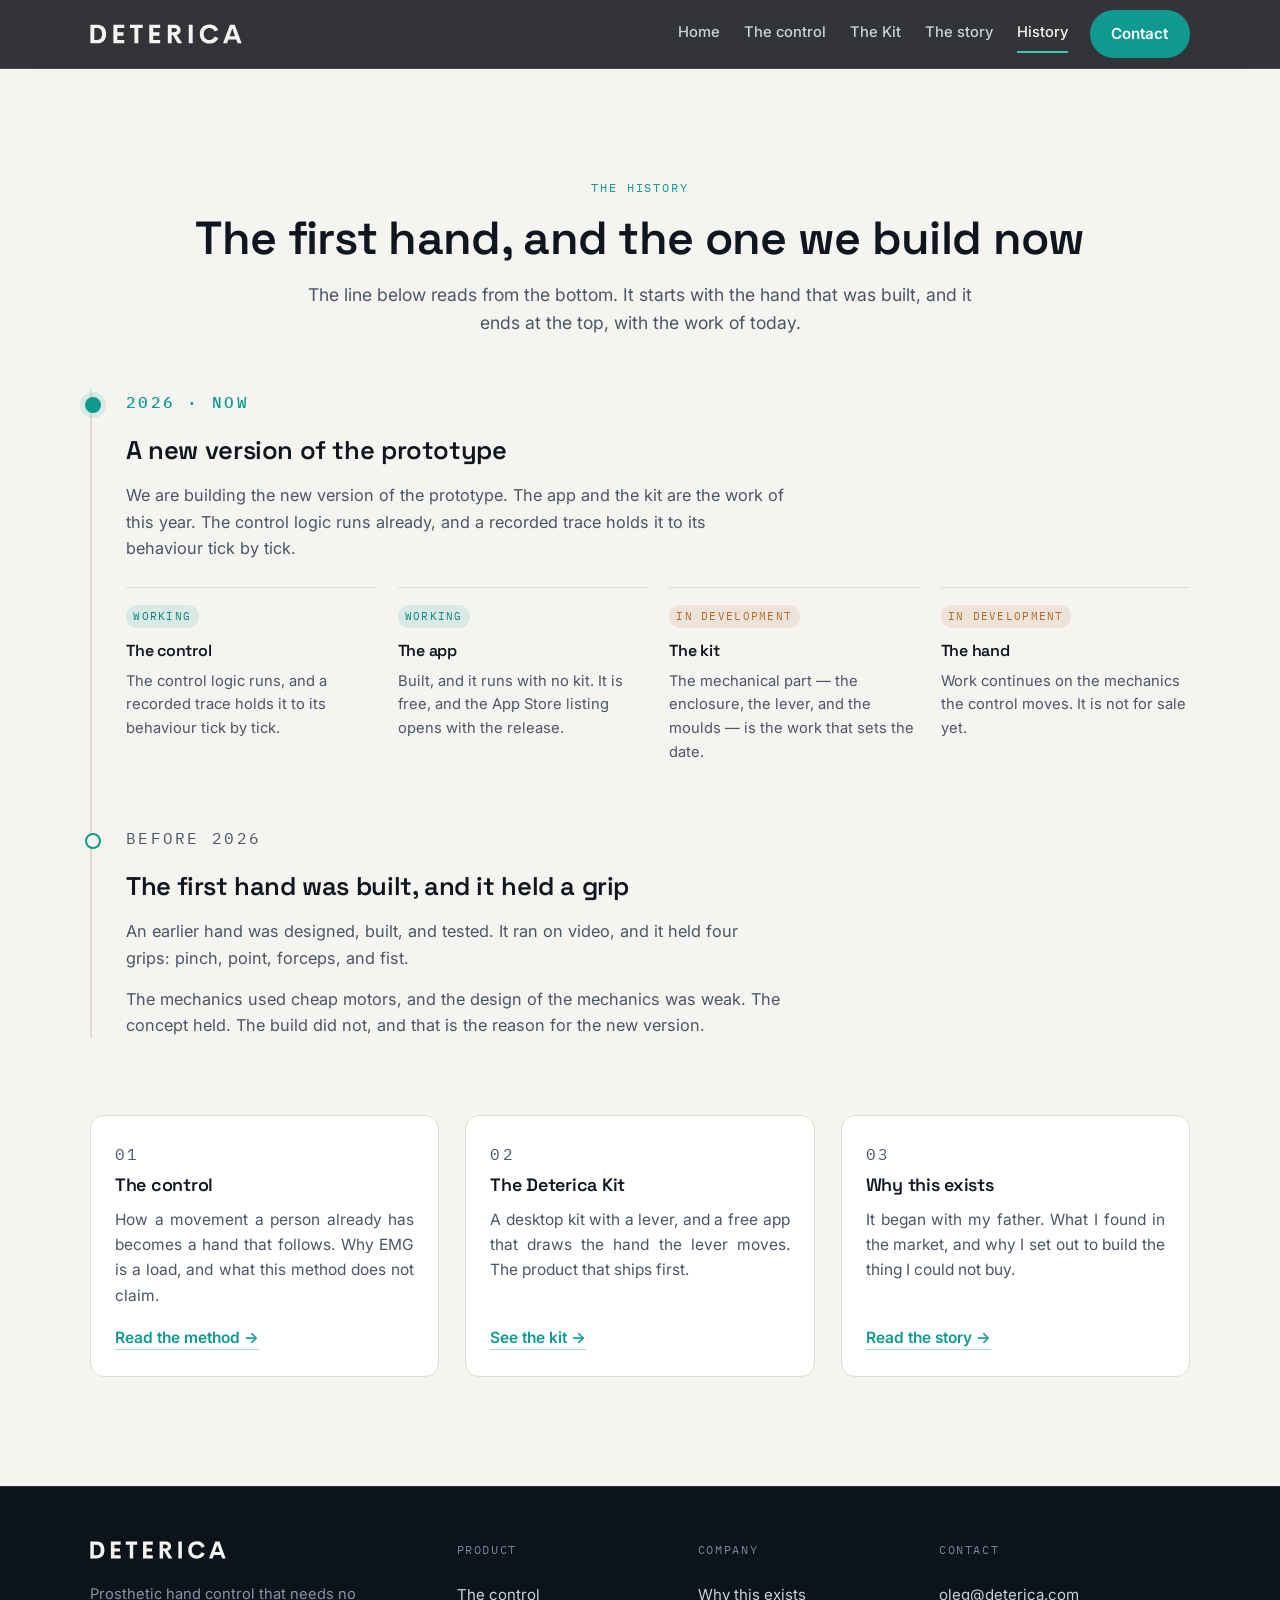
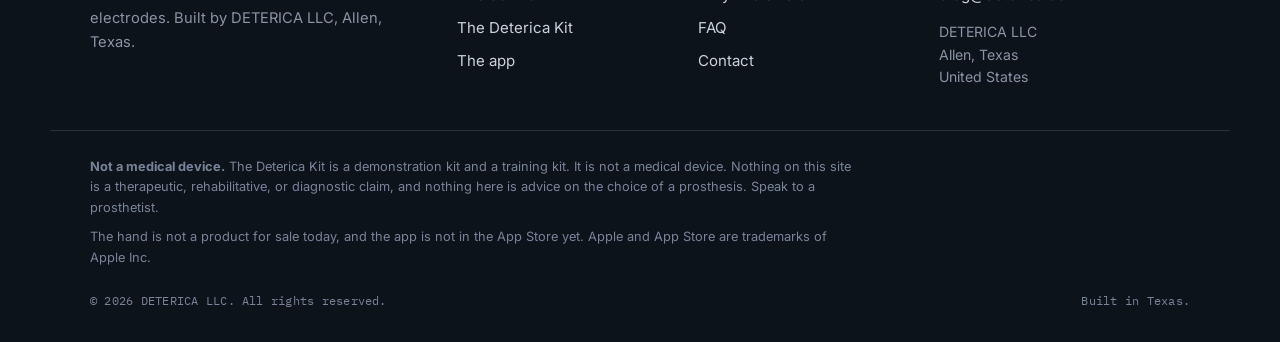
<file: history.html>
<!DOCTYPE html>
<html lang="en">
<head>
  <meta charset="UTF-8" />
  <meta name="viewport" content="width=device-width, initial-scale=1.0" />
  <title>The history — Deterica</title>
  <meta name="description" content="One idea, two builds: the first bionic hand, what it proved, what it did not, and the new version of the prototype we build now." />
  <meta name="theme-color" content="#070A0F" />

  <meta property="og:type" content="website" />
  <meta property="og:title" content="The history — Deterica" />
  <meta property="og:description" content="One idea, two builds: the first bionic hand, what it proved, what it did not, and the new version of the prototype we build now." />
  <meta property="og:image" content="assets/hand-hero-alt.jpg" />

  <link rel="preconnect" href="https://fonts.googleapis.com" />
  <link rel="preconnect" href="https://fonts.gstatic.com" crossorigin />
  <link href="https://fonts.googleapis.com/css2?family=Space+Grotesk:wght@400;500;600;700&family=Inter:wght@400;500;600&family=IBM+Plex+Mono:wght@400;500&display=swap" rel="stylesheet" />

  <link rel="icon" href="assets/brand/hand-favicon-32.png" sizes="32x32" />
  <link rel="icon" href="assets/brand/hand-favicon-16.png" sizes="16x16" />
  <link rel="icon" href="assets/brand/hand-favicon-192.png" sizes="192x192" />
  <link rel="apple-touch-icon" href="assets/brand/hand-apple-touch-icon.png" />
  <link rel="stylesheet" href="styles.css" />
</head>
<body>
  <!-- The header. It is the same in every file; keep them in step. -->
  <header class="site-header" id="top">
    <div class="wrap header-inner">
      <a class="brand" href="index.html" aria-label="Deterica home">
        <img class="brand-logo" src="assets/brand/svg/wordmark-light.svg" width="157" height="20" alt="Deterica" />
      </a>

      <nav class="nav" aria-label="Primary">
        <a href="index.html">Home</a>
        <a href="control.html">The control</a>
        <a href="kit.html">The Kit</a>
        <a href="story.html">The story</a>
        <a class="is-active" href="history.html">History</a>
      </nav>

      <div class="header-cta">
        <a class="btn btn-solid" href="contact.html">Contact</a>
      </div>

      <button class="nav-toggle" aria-expanded="false" aria-controls="mobile-nav" aria-label="Open menu">
        <span></span><span></span><span></span>
      </button>
    </div>
    <div class="mobile-nav" id="mobile-nav" hidden>
      <a href="index.html">Home</a>
      <a href="control.html">The control</a>
      <a href="kit.html">The Kit</a>
      <a href="story.html">The story</a>
      <a class="is-active" href="history.html">History</a>
      <a class="btn btn-solid" href="contact.html">Contact</a>
    </div>
  </header>

  <main>
    <!-- ===================== THE HISTORY =====================
         This page replaced the status page on 2026-08-23. The four-part state
         did not disappear: it lives inside the 2026 entry, because the state
         IS the current entry of the line.

         THE ONLY YEAR ON THIS PAGE IS 2026, AND THAT IS DELIBERATE. The earlier
         build has a full dated record, and the founder does not want any of
         those dates published: a year in the past lets the reader measure the
         span between the two builds. Do not add one back.

         The record exists, and it is checkable, for the claims this page makes
         about the earlier build:

           the build       2017-07-14 to 2018-03, dated photographs
                           myotriton-legacy/MANIFEST.md section 5
           the control     assembly of 2017-08-22
                           myotriton-legacy/.../Управление-22.08.2017/
           the CAD         master assembly of 2018-06-12
                           myotriton-legacy/MANIFEST.md section 1
           the grips       Pinch, Point, Forceps, and Fist, on video
                           myotriton-company/01_Current_State.md section A.2
           the mechanics   cheap motors, weak design, needs a rebuild
                           myotriton-company/01_Current_State.md section A.2

         The line reads newest first, so the reader meets today before the
         history. The intro says so.

         THE LINE CARRIES TWO ENTRIES: "2026 · now" and "Before 2026". Do not
         split the second one into a year of its own, and do not add an entry
         between them.

         NOT ON THIS PAGE, and it is deliberate: the patents, the lapse of the
         patents, and the dissolved company. Those are true, they are in
         myotriton-company/IP_status.md, and they are not a claim this site
         makes to a visitor. Ask the founder before you add any of it. -->
    <section class="section" id="history">
      <div class="wrap">
        <p class="eyebrow center">The history</p>
        <h1 class="section-title center">The first hand, and the one we build now</h1>
        <p class="section-sub center">
          The line below reads from the bottom. It starts with the hand that was built, and it
          ends at the top, with the work of today.
        </p>

        <ol class="timeline">
          <li class="tl-item is-now">
            <p class="tl-year mono">2026 &middot; now</p>
            <h2>A new version of the prototype</h2>
            <p>
              We are building the new version of the prototype. The app and the kit are the
              work of this year. The control logic runs already, and a recorded trace holds it
              to its behaviour tick by tick.
            </p>
            <ul class="status">
              <li>
                <span class="mono state ready">Working</span>
                <h3>The control</h3>
                <p>The control logic runs, and a recorded trace holds it to its behaviour tick by tick.</p>
              </li>
              <li>
                <span class="mono state ready">Working</span>
                <h3>The app</h3>
                <p>Built, and it runs with no kit. It is free, and the App Store listing opens with the release.</p>
              </li>
              <li>
                <span class="mono state wip">In development</span>
                <h3>The kit</h3>
                <p>The mechanical part — the enclosure, the lever, and the moulds — is the work that sets the date.</p>
              </li>
              <li>
                <span class="mono state wip">In development</span>
                <h3>The hand</h3>
                <p>Work continues on the mechanics the control moves. It is not for sale yet.</p>
              </li>
            </ul>
          </li>

          <li class="tl-item">
            <p class="tl-year mono">Before 2026</p>
            <h2>The first hand was built, and it held a grip</h2>
            <p>
              An earlier hand was designed, built, and tested. It ran on video, and it held four
              grips: pinch, point, forceps, and fist.
            </p>
            <p>
              The mechanics used cheap motors, and the design of the mechanics was weak. The
              concept held. The build did not, and that is the reason for the new version.
            </p>
          </li>
        </ol>

        <div class="grid-3" style="margin-top:clamp(48px,6vw,80px)">
          <article class="card">
            <p class="mono card-no">01</p>
            <h3>The control</h3>
            <p>How a movement a person already has becomes a hand that follows. Why EMG is a load, and what this method does not claim.</p>
            <p class="card-cta"><a class="card-link" href="control.html">Read the method &rarr;</a></p>
          </article>
          <article class="card">
            <p class="mono card-no">02</p>
            <h3>The Deterica Kit</h3>
            <p>A desktop kit with a lever, and a free app that draws the hand the lever moves. The product that ships first.</p>
            <p class="card-cta"><a class="card-link" href="kit.html">See the kit &rarr;</a></p>
          </article>
          <article class="card">
            <p class="mono card-no">03</p>
            <h3>Why this exists</h3>
            <p>It began with my father. What I found in the market, and why I set out to build the thing I could not buy.</p>
            <p class="card-cta"><a class="card-link" href="story.html">Read the story &rarr;</a></p>
          </article>
        </div>
      </div>
    </section>
  </main>

  <!-- The footer. Also duplicated; keep it in step with the other files. -->
  <footer class="site-footer">
    <div class="wrap footer-grid">
      <div class="footer-brand">
        <a class="brand" href="index.html" aria-label="Deterica home">
          <img class="brand-logo" src="assets/brand/svg/wordmark-light.svg" width="141" height="18" alt="Deterica" />
        </a>
        <p class="footer-tag">
          Prosthetic hand control that needs no electrodes. Built by DETERICA LLC,
          Allen, Texas.
        </p>
      </div>
      <nav class="footer-col" aria-label="Product">
        <p class="footer-h mono">Product</p>
        <a href="control.html">The control</a>
        <a href="kit.html">The Deterica Kit</a>
        <a href="kit.html#app">The app</a>
      </nav>
      <nav class="footer-col" aria-label="Company">
        <p class="footer-h mono">Company</p>
        <a href="story.html">Why this exists</a>
        <a href="contact.html#faq">FAQ</a>
        <a href="contact.html">Contact</a>
      </nav>
      <div class="footer-col">
        <p class="footer-h mono">Contact</p>
        <a href="mailto:oleg@deterica.com">oleg@deterica.com</a>
        <p class="footer-small">DETERICA LLC<br>Allen, Texas<br>United States</p>
      </div>
    </div>

    <div class="wrap footer-legal">
      <p>
        <strong>Not a medical device.</strong> The Deterica Kit is a demonstration kit and a
        training kit. It is not a medical device. Nothing on this site is a therapeutic,
        rehabilitative, or diagnostic claim, and nothing here is advice on the choice of a
        prosthesis. Speak to a prosthetist.
      </p>
      <p>
        The hand is not a product for sale today, and the app is not in the App Store yet.
        Apple and App Store are trademarks of Apple Inc.
      </p>
    </div>

    <div class="wrap footer-bottom">
      <p class="mono">© <span id="year">2026</span> DETERICA LLC. All rights reserved.</p>
      <p class="mono">Built in Texas.</p>
    </div>
  </footer>

  <script src="script.js"></script>
</body>
</html>
</file>
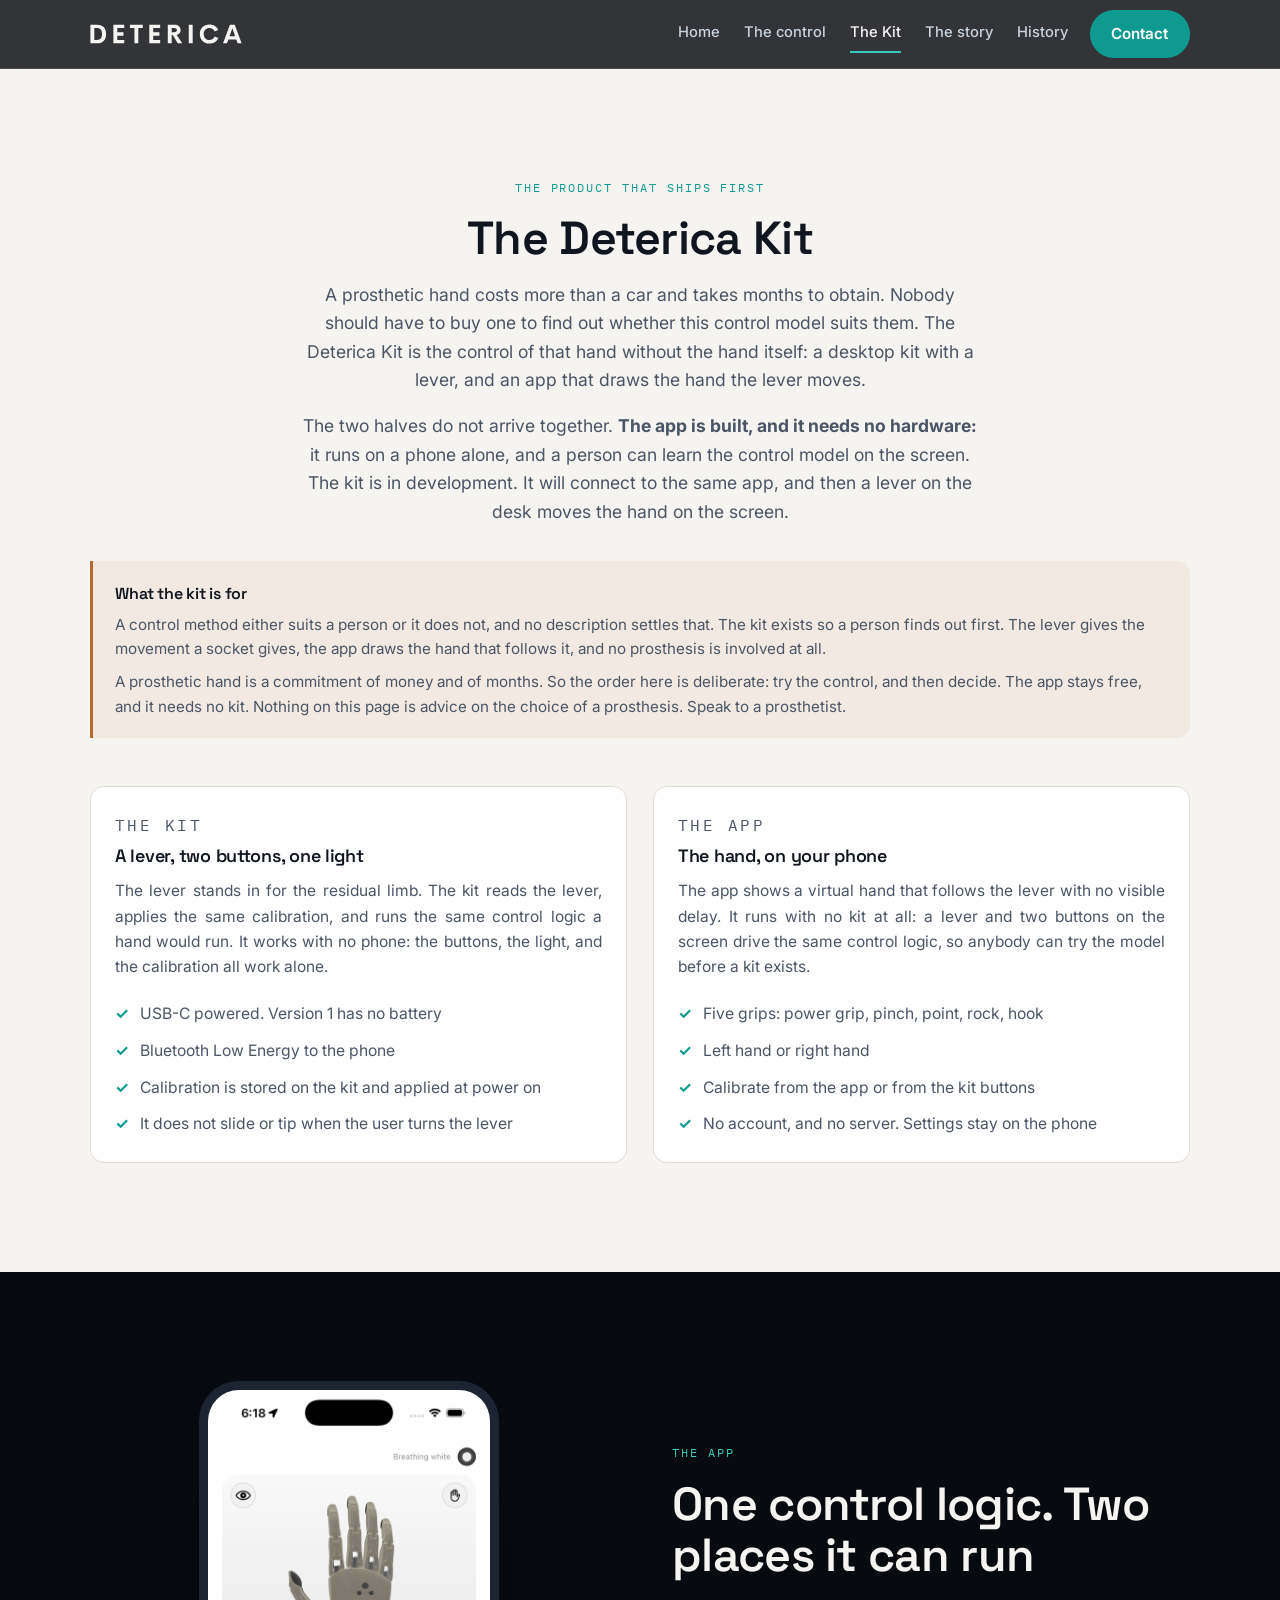
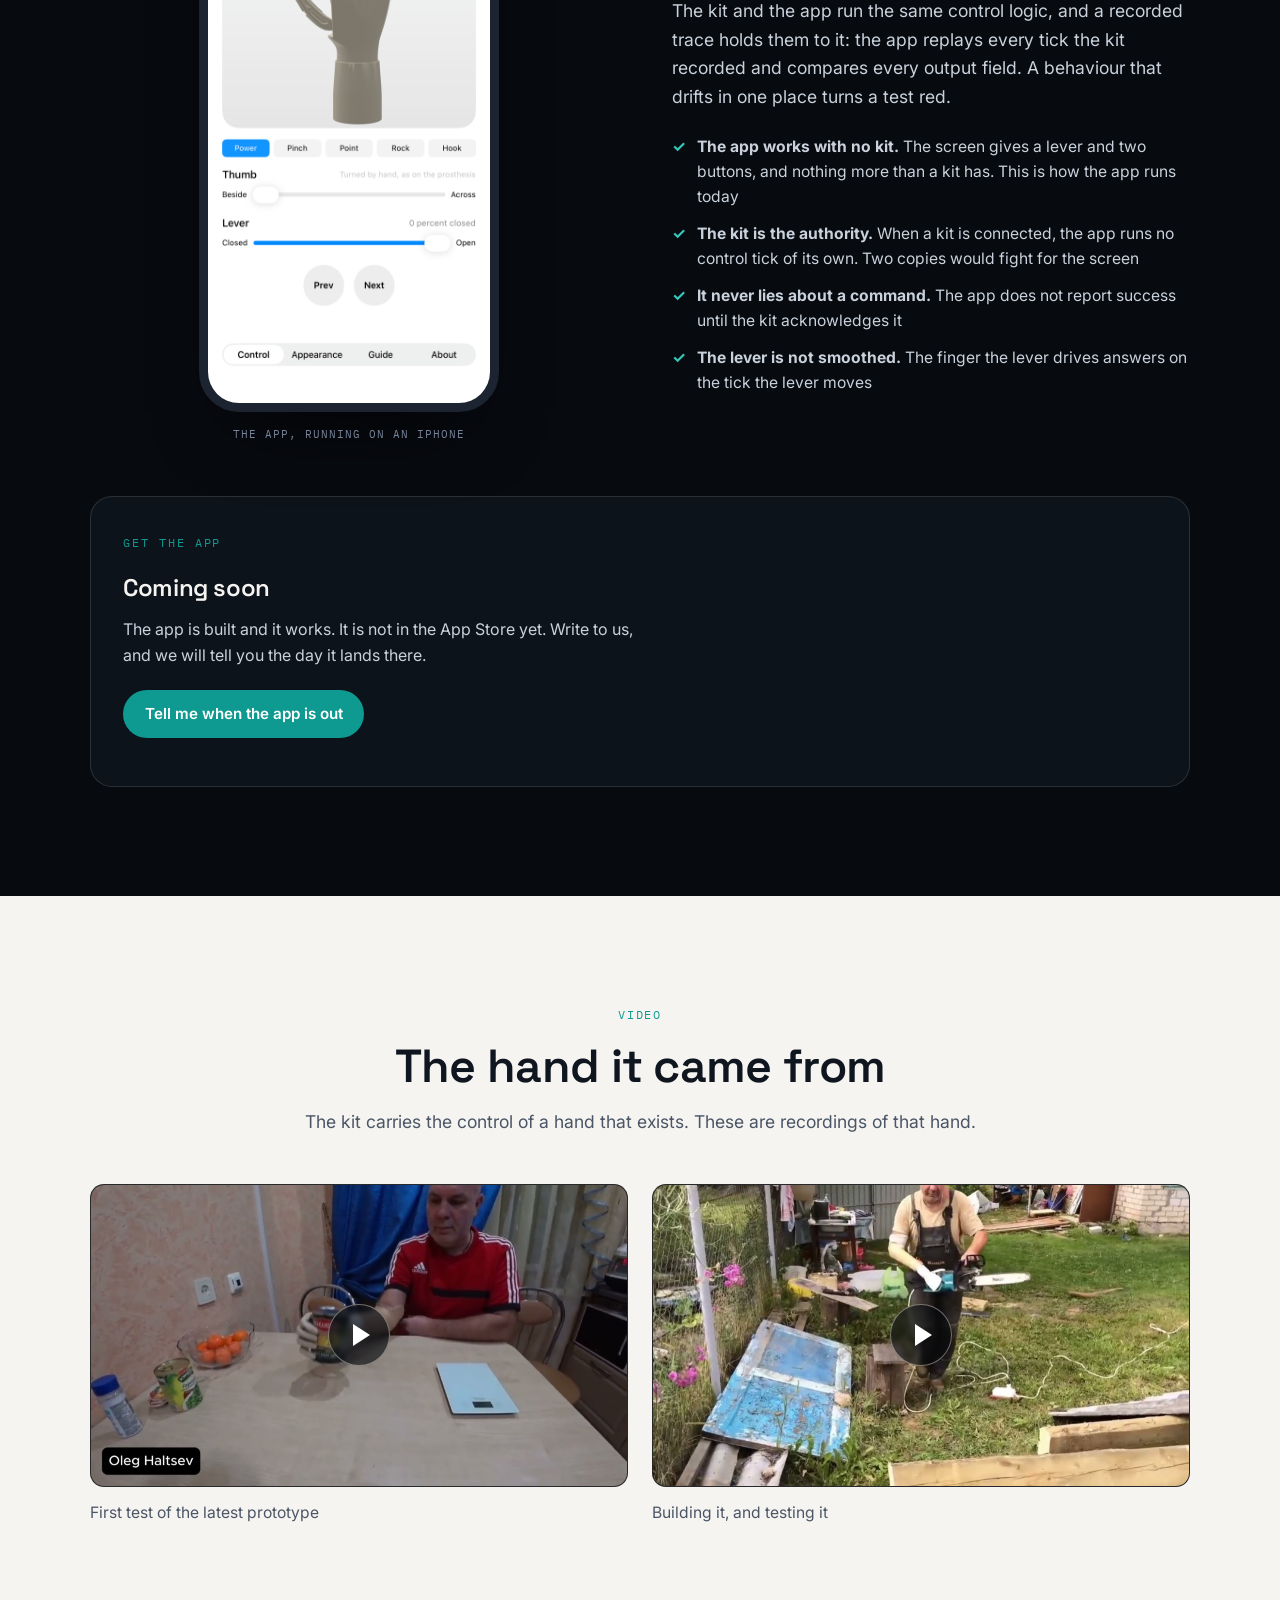
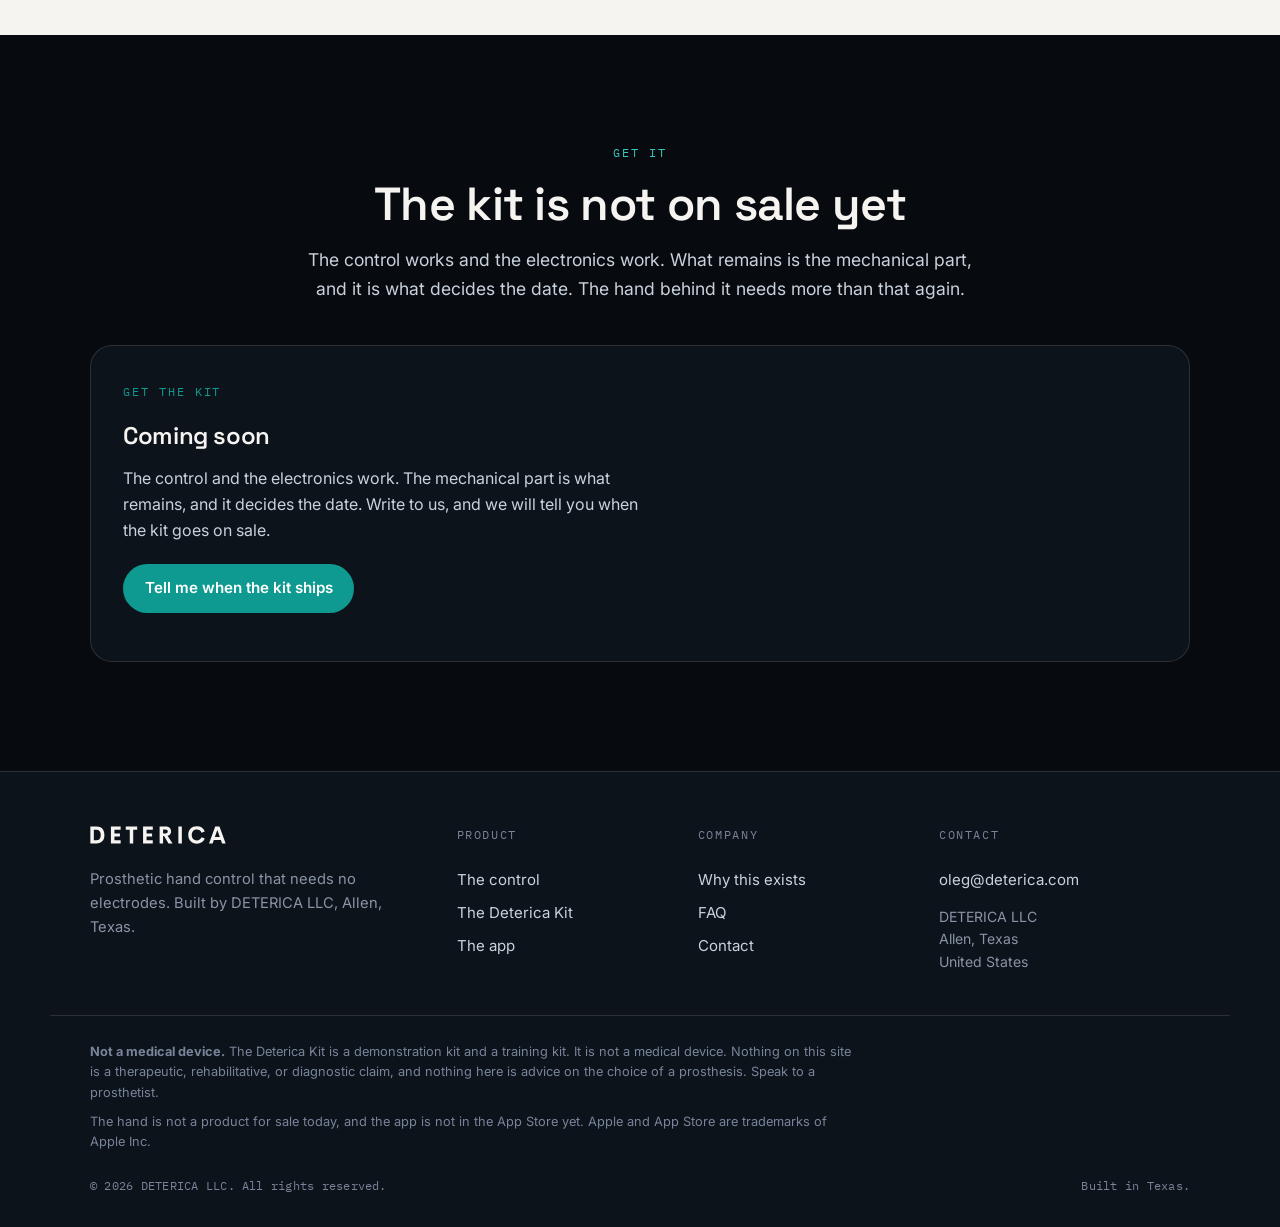
<file: kit.html>
<!DOCTYPE html>
<html lang="en">
<head>
  <meta charset="UTF-8" />
  <meta name="viewport" content="width=device-width, initial-scale=1.0" />
  <title>The Deterica Kit — a desktop kit and a free app</title>
  <meta name="description" content="The Deterica Kit is the control of a prosthetic hand without the hand itself: a desktop kit with a lever, and a free iOS app that draws the hand the lever moves. It needs no clinic and no calibration by a specialist." />
  <meta name="theme-color" content="#070A0F" />

  <meta property="og:type" content="website" />
  <meta property="og:title" content="The Deterica Kit — a desktop kit and a free app" />
  <meta property="og:description" content="The Deterica Kit is the control of a prosthetic hand without the hand itself: a desktop kit with a lever, and a free iOS app that draws the hand the lever moves. It needs no clinic and no calibration by a specialist." />
  <meta property="og:image" content="assets/hand-hero-alt.jpg" />

  <link rel="preconnect" href="https://fonts.googleapis.com" />
  <link rel="preconnect" href="https://fonts.gstatic.com" crossorigin />
  <link href="https://fonts.googleapis.com/css2?family=Space+Grotesk:wght@400;500;600;700&family=Inter:wght@400;500;600&family=IBM+Plex+Mono:wght@400;500&display=swap" rel="stylesheet" />

  <link rel="icon" href="assets/brand/hand-favicon-32.png" sizes="32x32" />
  <link rel="icon" href="assets/brand/hand-favicon-16.png" sizes="16x16" />
  <link rel="icon" href="assets/brand/hand-favicon-192.png" sizes="192x192" />
  <link rel="apple-touch-icon" href="assets/brand/hand-apple-touch-icon.png" />
  <link rel="stylesheet" href="styles.css" />
</head>
<body>
  <!-- The header. It is the same in every file; keep them in step. -->
  <header class="site-header" id="top">
    <div class="wrap header-inner">
      <a class="brand" href="index.html" aria-label="Deterica home">
        <img class="brand-logo" src="assets/brand/svg/wordmark-light.svg" width="157" height="20" alt="Deterica" />
      </a>

      <nav class="nav" aria-label="Primary">
        <a href="index.html">Home</a>
        <a href="control.html">The control</a>
        <a class="is-active" href="kit.html">The Kit</a>
        <a href="story.html">The story</a>
        <a href="history.html">History</a>
      </nav>

      <div class="header-cta">
        <a class="btn btn-solid" href="contact.html">Contact</a>
      </div>

      <button class="nav-toggle" aria-expanded="false" aria-controls="mobile-nav" aria-label="Open menu">
        <span></span><span></span><span></span>
      </button>
    </div>
    <div class="mobile-nav" id="mobile-nav" hidden>
      <a href="index.html">Home</a>
      <a href="control.html">The control</a>
      <a class="is-active" href="kit.html">The Kit</a>
      <a href="story.html">The story</a>
      <a href="history.html">History</a>
      <a class="btn btn-solid" href="contact.html">Contact</a>
    </div>
  </header>

  <main>
    <!-- ===================== DEVELOPER KIT ===================== -->
    <section class="section" id="kit">
      <div class="wrap">
        <p class="eyebrow center">The product that ships first</p>
        <h1 class="section-title center">The Deterica Kit</h1>
        <p class="section-sub center">
          A prosthetic hand costs more than a car and takes months to obtain. Nobody should have
          to buy one to find out whether this control model suits them. The Deterica Kit is
          the control of that hand without the hand itself: a desktop kit with a lever, and an app
          that draws the hand the lever moves.
        </p>
        <p class="section-sub center" style="margin-top:1.1rem">
          The two halves do not arrive together. <strong>The app is built, and it needs no
          hardware:</strong> it runs on a phone alone, and a person can learn the control model
          on the screen. The kit is in development. It will connect to the same app, and then a
          lever on the desk moves the hand on the screen.
        </p>

        <!-- Why the kit exists at all. Written narrow on purpose.
             IT STATES A PURPOSE, NOT ADVICE. It does not tell a reader to delay
             a prosthesis, it does not tell a reader to spend less on one, and it
             names no clinician. The site disclaims advice on the choice of a
             prosthesis in the footer of every page, so a sentence here that
             reads as "do not buy that yet" would contradict the footer.

             It also does not lead with price. myotriton-company/02_Market_Positioning.md
             records a competitor at about $5,000 and states that the price half
             of the wedge is gone. The argument that holds is fit: a person finds
             out whether the control suits them. Keep it on fit. -->
        <div class="note">
          <h3>What the kit is for</h3>
          <p>
            A control method either suits a person or it does not, and no description settles
            that. The kit exists so a person finds out first. The lever gives the movement a
            socket gives, the app draws the hand that follows it, and no prosthesis is involved
            at all.
          </p>
          <p>
            A prosthetic hand is a commitment of money and of months. So the order here is
            deliberate: try the control, and then decide. The app stays free, and it needs no
            kit. Nothing on this page is advice on the choice of a prosthesis. Speak to a
            prosthetist.
          </p>
        </div>

        <div class="grid-2">
          <article class="card">
            <p class="mono card-no">The kit</p>
            <h3>A lever, two buttons, one light</h3>
            <p>
              The lever stands in for the residual limb. The kit reads the lever, applies the
              same calibration, and runs the same control logic a hand would run. It works with
              no phone: the buttons, the light, and the calibration all work alone.
            </p>
            <ul class="ticks">
              <li><span class="tick">✓</span><div>USB-C powered. Version 1 has no battery</div></li>
              <li><span class="tick">✓</span><div>Bluetooth Low Energy to the phone</div></li>
              <li><span class="tick">✓</span><div>Calibration is stored on the kit and applied at power on</div></li>
              <li><span class="tick">✓</span><div>It does not slide or tip when the user turns the lever</div></li>
            </ul>
          </article>
          <article class="card">
            <p class="mono card-no">The app</p>
            <h3>The hand, on your phone</h3>
            <p>
              The app shows a virtual hand that follows the lever with no visible delay. It runs
              with no kit at all: a lever and two buttons on the screen drive the same control
              logic, so anybody can try the model before a kit exists.
            </p>
            <ul class="ticks">
              <li><span class="tick">✓</span><div>Five grips: power grip, pinch, point, rock, hook</div></li>
              <li><span class="tick">✓</span><div>Left hand or right hand</div></li>
              <li><span class="tick">✓</span><div>Calibrate from the app or from the kit buttons</div></li>
              <li><span class="tick">✓</span><div>No account, and no server. Settings stay on the phone</div></li>
            </ul>
          </article>
        </div>

      </div>
    </section>
    <!-- ===================== THE APP ===================== -->
    <section class="section dark" id="app">
      <div class="wrap">
        <div class="split reverse">
          <div>
            <p class="eyebrow light">The app</p>
            <h2 class="section-title light">One control logic. Two places it can run</h2>
            <p class="section-sub light-sub">
              The kit and the app run the same control logic, and a recorded trace holds them to
              it: the app replays every tick the kit recorded and compares every output field. A
              behaviour that drifts in one place turns a test red.
            </p>
            <ul class="ticks">
              <li><span class="tick">✓</span><div><strong>The app works with no kit.</strong> The screen gives a lever and two buttons, and nothing more than a kit has. This is how the app runs today</div></li>
              <li><span class="tick">✓</span><div><strong>The kit is the authority.</strong> When a kit is connected, the app runs no control tick of its own. Two copies would fight for the screen</div></li>
              <li><span class="tick">✓</span><div><strong>It never lies about a command.</strong> The app does not report success until the kit acknowledges it</div></li>
              <li><span class="tick">✓</span><div><strong>The lever is not smoothed.</strong> The finger the lever drives answers on the tick the lever moves</div></li>
            </ul>
          </div>

          <div class="split-media">
            <div class="phone">
              <img src="assets/app-screen.png" alt="The Deterica Kit app running on an iPhone: the hand, the row of five grips, a thumb slider, and the lever." width="600" height="1304" />
            </div>
            <p class="mono figure-note">The app, running on an iPhone</p>
          </div>
        </div>

        <!-- ---------- The app is not out yet ----------
             No store badge, and no QR code. The site goes up before the release,
             so a badge that leads nowhere and a code that scans to nothing are
             worse than no badge at all. One line of state, and one address to
             write to. Put a real badge and a real code here on the day the
             listing opens, and not before. -->
        <div class="download">
          <div>
            <p class="eyebrow">Get the app</p>
            <h3 style="font-size:1.5rem;margin:0 0 .6rem;font-weight:600">Coming soon</h3>
            <p class="download-lede">
              The app is built and it works. It is not in the App Store yet. Write to us, and we
              will tell you the day it lands there.
            </p>
            <p style="margin-top:1.3rem">
              <a class="btn btn-solid" href="mailto:oleg@deterica.com?subject=Tell%20me%20when%20the%20app%20is%20out">Tell me when the app is out</a>
            </p>
          </div>
        </div>
      </div>
    </section>
    <!-- The two recordings of the hand being built and tested. -->
    <section class="section" id="video">
      <div class="wrap">
        <p class="eyebrow center">Video</p>
        <h2 class="section-title center">The hand it came from</h2>
        <p class="section-sub center">
          The kit carries the control of a hand that exists. These are recordings of that hand.
        </p>
        <div class="videos videos-two">
          <figure class="video-item">
            <button class="video" type="button" data-yt="htbFSBFnRUU"
                    aria-label="Play the video: first test of the latest prototype">
              <img src="assets/video-moulded.jpg" alt="" width="900" height="506" loading="lazy" />
              <span class="play" aria-hidden="true"></span>
            </button>
            <figcaption>First test of the latest prototype</figcaption>
          </figure>
          <figure class="video-item">
            <button class="video" type="button" data-yt="Kx1t_u0Xl38"
                    aria-label="Play the video: building it, and testing it">
              <img src="assets/video-testing.jpg" alt="" width="900" height="506" loading="lazy" />
              <span class="play" aria-hidden="true"></span>
            </button>
            <figcaption>Building it, and testing it</figcaption>
          </figure>
        </div>
      </div>
    </section>

    <!-- ===================== GET IT =====================
         Neither the kit nor the app is on sale. Nothing here pretends to be a
         shop: one line of state, and one address to write to. -->
    <section class="section dark" id="get">
      <div class="wrap">
        <p class="eyebrow light center">Get it</p>
        <h2 class="section-title center light">The kit is not on sale yet</h2>
        <p class="section-sub center light-sub">
          The control works and the electronics work. What remains is the mechanical part, and
          it is what decides the date. The hand behind it needs more than that again.
        </p>

        <!-- ---------- The kit is not on sale ----------
             No shop badge. See the note on the app block above: the same rule
             holds here. -->
        <div class="download">
          <div>
            <p class="eyebrow">Get the kit</p>
            <h3 style="font-size:1.5rem;margin:0 0 .6rem;font-weight:600">Coming soon</h3>
            <p class="download-lede">
              The control and the electronics work. The mechanical part is what remains, and it
              decides the date. Write to us, and we will tell you when the kit goes on sale.
            </p>
            <p style="margin-top:1.3rem">
              <a class="btn btn-solid" href="mailto:oleg@deterica.com?subject=Tell%20me%20when%20the%20kit%20ships">Tell me when the kit ships</a>
            </p>
          </div>
        </div>

      </div>
    </section>
  </main>

  <!-- The footer. Also duplicated; keep it in step with the other files. -->
  <footer class="site-footer">
    <div class="wrap footer-grid">
      <div class="footer-brand">
        <a class="brand" href="index.html" aria-label="Deterica home">
          <img class="brand-logo" src="assets/brand/svg/wordmark-light.svg" width="141" height="18" alt="Deterica" />
        </a>
        <p class="footer-tag">
          Prosthetic hand control that needs no electrodes. Built by DETERICA LLC,
          Allen, Texas.
        </p>
      </div>
      <nav class="footer-col" aria-label="Product">
        <p class="footer-h mono">Product</p>
        <a href="control.html">The control</a>
        <a href="kit.html">The Deterica Kit</a>
        <a href="kit.html#app">The app</a>
      </nav>
      <nav class="footer-col" aria-label="Company">
        <p class="footer-h mono">Company</p>
        <a href="story.html">Why this exists</a>
        <a href="contact.html#faq">FAQ</a>
        <a href="contact.html">Contact</a>
      </nav>
      <div class="footer-col">
        <p class="footer-h mono">Contact</p>
        <a href="mailto:oleg@deterica.com">oleg@deterica.com</a>
        <p class="footer-small">DETERICA LLC<br>Allen, Texas<br>United States</p>
      </div>
    </div>

    <div class="wrap footer-legal">
      <p>
        <strong>Not a medical device.</strong> The Deterica Kit is a demonstration kit and a
        training kit. It is not a medical device. Nothing on this site is a therapeutic,
        rehabilitative, or diagnostic claim, and nothing here is advice on the choice of a
        prosthesis. Speak to a prosthetist.
      </p>
      <p>
        The hand is not a product for sale today, and the app is not in the App Store yet.
        Apple and App Store are trademarks of Apple Inc.
      </p>
    </div>

    <div class="wrap footer-bottom">
      <p class="mono">© <span id="year">2026</span> DETERICA LLC. All rights reserved.</p>
      <p class="mono">Built in Texas.</p>
    </div>
  </footer>

  <script src="script.js"></script>
</body>
</html>
</file>
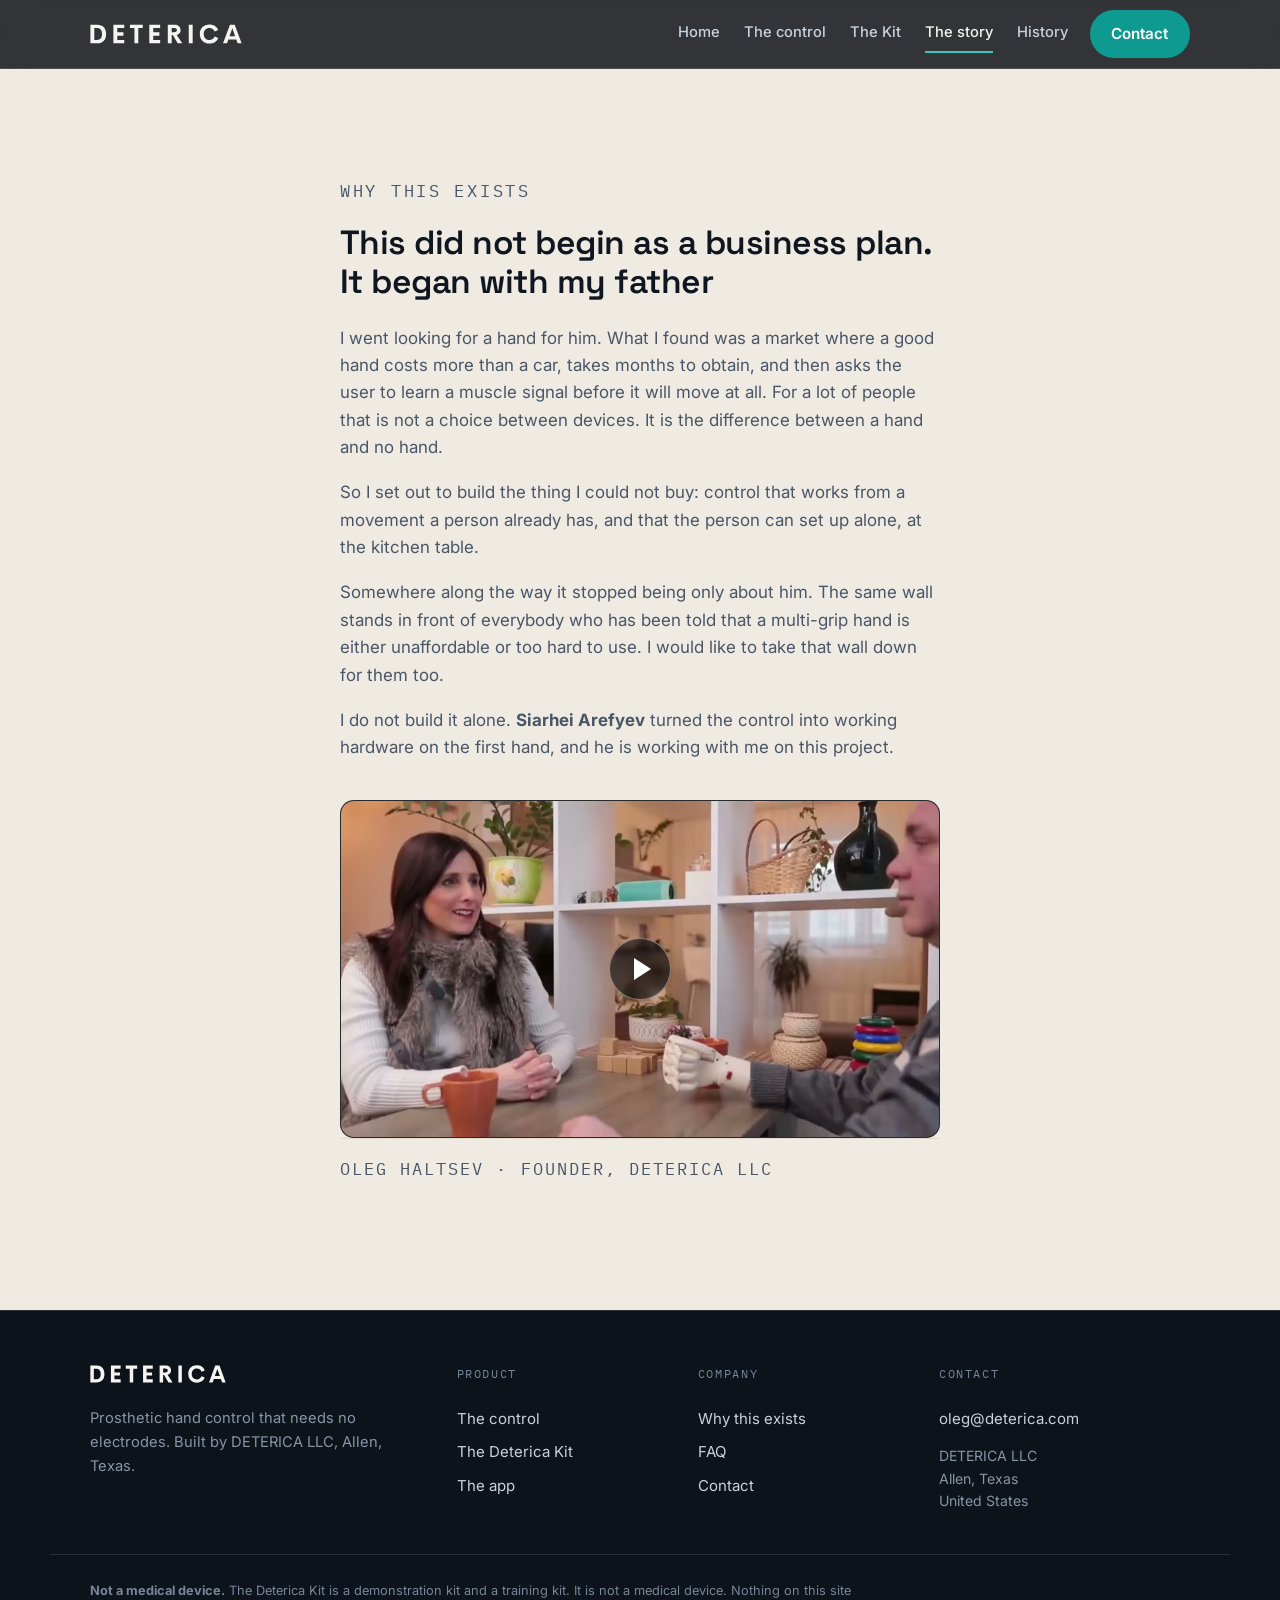
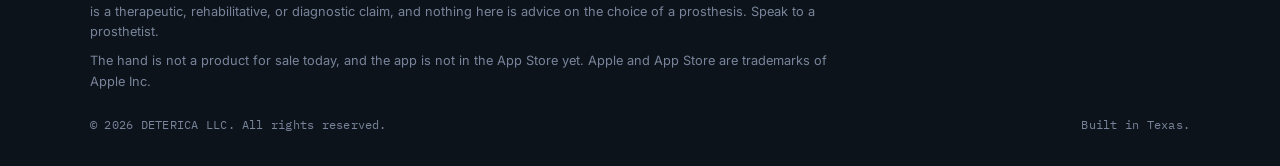
<file: story.html>
<!DOCTYPE html>
<html lang="en">
<head>
  <meta charset="UTF-8" />
  <meta name="viewport" content="width=device-width, initial-scale=1.0" />
  <title>Why this exists — Deterica</title>
  <meta name="description" content="This did not begin as a business plan. It began with my father. Why Deterica set out to build prosthetic hand control that needs no electrodes." />
  <meta name="theme-color" content="#070A0F" />

  <meta property="og:type" content="website" />
  <meta property="og:title" content="Why this exists — Deterica" />
  <meta property="og:description" content="This did not begin as a business plan. It began with my father. Why Deterica set out to build prosthetic hand control that needs no electrodes." />
  <meta property="og:image" content="assets/hand-hero-alt.jpg" />

  <link rel="preconnect" href="https://fonts.googleapis.com" />
  <link rel="preconnect" href="https://fonts.gstatic.com" crossorigin />
  <link href="https://fonts.googleapis.com/css2?family=Space+Grotesk:wght@400;500;600;700&family=Inter:wght@400;500;600&family=IBM+Plex+Mono:wght@400;500&display=swap" rel="stylesheet" />

  <link rel="icon" href="assets/brand/hand-favicon-32.png" sizes="32x32" />
  <link rel="icon" href="assets/brand/hand-favicon-16.png" sizes="16x16" />
  <link rel="icon" href="assets/brand/hand-favicon-192.png" sizes="192x192" />
  <link rel="apple-touch-icon" href="assets/brand/hand-apple-touch-icon.png" />
  <link rel="stylesheet" href="styles.css" />
</head>
<body>
  <!-- The header. It is the same in every file; keep them in step. -->
  <header class="site-header" id="top">
    <div class="wrap header-inner">
      <a class="brand" href="index.html" aria-label="Deterica home">
        <img class="brand-logo" src="assets/brand/svg/wordmark-light.svg" width="157" height="20" alt="Deterica" />
      </a>

      <nav class="nav" aria-label="Primary">
        <a href="index.html">Home</a>
        <a href="control.html">The control</a>
        <a href="kit.html">The Kit</a>
        <a class="is-active" href="story.html">The story</a>
        <a href="history.html">History</a>
      </nav>

      <div class="header-cta">
        <a class="btn btn-solid" href="contact.html">Contact</a>
      </div>

      <button class="nav-toggle" aria-expanded="false" aria-controls="mobile-nav" aria-label="Open menu">
        <span></span><span></span><span></span>
      </button>
    </div>
    <div class="mobile-nav" id="mobile-nav" hidden>
      <a href="index.html">Home</a>
      <a href="control.html">The control</a>
      <a href="kit.html">The Kit</a>
      <a class="is-active" href="story.html">The story</a>
      <a href="history.html">History</a>
      <a class="btn btn-solid" href="contact.html">Contact</a>
    </div>
  </header>

  <main>
    <!-- ===================== THE STORY =====================
         The founder's own words. Only two things here came from him: it began
         with his father, and it is not only for his father. Everything else is
         a draft written in his voice, and he replaces it.

         The draft states no fact about his father — no cause, no date, no
         diagnosis, no quotation. That is deliberate. Do NOT add one. The claims
         about the market (the price, the months, the muscle signal) come from
         myotriton-company/02_Market_Positioning.md and they are checkable; the
         claims about a family are not, and they are not ours to make.

         The paragraph that names Siarhei Arefyev names a living person and a
         co-owner of the original IP. His spelling comes from
         myotriton-company/docs/ownership-cap-table.md. Do not publish it
         until he has agreed to be named here. -->
    <section class="section tint" id="story">
      <div class="wrap">
        <div class="story">
          <p class="eyebrow">Why this exists</p>
          <h1 class="story-lead">This did not begin as a business plan. It began with my father</h1>
          <p>
            I went looking for a hand for him. What I found was a market where a good hand costs
            more than a car, takes months to obtain, and then asks the user to learn a muscle
            signal before it will move at all. For a lot of people that is not a choice between
            devices. It is the difference between a hand and no hand.
          </p>
          <p>
            So I set out to build the thing I could not buy: control that works from a movement
            a person already has, and that the person can set up alone, at the kitchen table.
          </p>
          <p>
            Somewhere along the way it stopped being only about him. The same wall stands in
            front of everybody who has been told that a multi-grip hand is either unaffordable
            or too hard to use. I would like to take that wall down for them too.
          </p>
          <p>
            I do not build it alone. <strong>Siarhei Arefyev</strong> turned the control into
            working hardware on the first hand, and he is working with me on this project.
          </p>
          <figure class="story-video">
            <button class="video" type="button" data-yt="9EDitzRrm04"
                    aria-label="Play the video: inside the lab, the interview">
              <img src="assets/video-interview.jpg" alt="" width="900" height="506" loading="lazy" />
              <span class="play" aria-hidden="true"></span>
            </button>
          </figure>

          <p class="story-sig mono">Oleg Haltsev · Founder, DETERICA LLC</p>

        </div>
      </div>
    </section>
  </main>

  <!-- The footer. Also duplicated; keep it in step with the other files. -->
  <footer class="site-footer">
    <div class="wrap footer-grid">
      <div class="footer-brand">
        <a class="brand" href="index.html" aria-label="Deterica home">
          <img class="brand-logo" src="assets/brand/svg/wordmark-light.svg" width="141" height="18" alt="Deterica" />
        </a>
        <p class="footer-tag">
          Prosthetic hand control that needs no electrodes. Built by DETERICA LLC,
          Allen, Texas.
        </p>
      </div>
      <nav class="footer-col" aria-label="Product">
        <p class="footer-h mono">Product</p>
        <a href="control.html">The control</a>
        <a href="kit.html">The Deterica Kit</a>
        <a href="kit.html#app">The app</a>
      </nav>
      <nav class="footer-col" aria-label="Company">
        <p class="footer-h mono">Company</p>
        <a href="story.html">Why this exists</a>
        <a href="contact.html#faq">FAQ</a>
        <a href="contact.html">Contact</a>
      </nav>
      <div class="footer-col">
        <p class="footer-h mono">Contact</p>
        <a href="mailto:oleg@deterica.com">oleg@deterica.com</a>
        <p class="footer-small">DETERICA LLC<br>Allen, Texas<br>United States</p>
      </div>
    </div>

    <div class="wrap footer-legal">
      <p>
        <strong>Not a medical device.</strong> The Deterica Kit is a demonstration kit and a
        training kit. It is not a medical device. Nothing on this site is a therapeutic,
        rehabilitative, or diagnostic claim, and nothing here is advice on the choice of a
        prosthesis. Speak to a prosthetist.
      </p>
      <p>
        The hand is not a product for sale today, and the app is not in the App Store yet.
        Apple and App Store are trademarks of Apple Inc.
      </p>
    </div>

    <div class="wrap footer-bottom">
      <p class="mono">© <span id="year">2026</span> DETERICA LLC. All rights reserved.</p>
      <p class="mono">Built in Texas.</p>
    </div>
  </footer>

  <script src="script.js"></script>
</body>
</html>
</file>
<file: styles.css>
/* =========================================================
   DETERICA — prosthetic hand control without electrodes

   Palette: near-black ink + warm paper + bone + teal signal
   Type:    Space Grotesk (display) · Inter (body) · IBM Plex Mono (data)

   The images in `assets/` sit on a black background. On a dark
   surface they use `mix-blend-mode: lighten`, so that background
   disappears and the hand reads as a cut-out.
   ========================================================= */

:root {
  --ink:        #070A0F;
  --ink-2:      #0D131B;
  --ink-3:      #151D28;
  --ink-line:   rgba(233, 225, 212, .14);

  --paper:      #F6F4F0;
  --paper-2:    #FFFFFF;
  --paper-3:    #EFEBE3;
  --bone:       #E4DACA;

  --accent:     #0E9A90;
  --accent-br:  #37C8BC;
  --accent-dim: rgba(14, 154, 144, .12);
  --warn:       #B4682A;

  --text:       #10161F;
  --text-soft:  #4A5566;
  --text-faint: #78849A;
  --text-light: #C9D2DC;
  --text-dim:   #8994A6;

  --line:       #E1DCD2;

  --maxw: 1180px;
  --pad: clamp(20px, 5vw, 40px);
  --r: 14px;
  --r-lg: 22px;

  --ff-display: "Space Grotesk", "Helvetica Neue", Arial, sans-serif;
  --ff-body: "Inter", system-ui, -apple-system, sans-serif;
  --ff-mono: "IBM Plex Mono", ui-monospace, monospace;
}

* { box-sizing: border-box; }

html { scroll-behavior: smooth; }
@media (prefers-reduced-motion: reduce) { html { scroll-behavior: auto; } }

body {
  margin: 0;
  font-family: var(--ff-body);
  background: var(--paper);
  color: var(--text);
  line-height: 1.62;
  -webkit-font-smoothing: antialiased;
  text-rendering: optimizeLegibility;
}

img { max-width: 100%; height: auto; display: block; }
a { color: inherit; text-decoration: none; }
h1, h2, h3, h4 { font-family: var(--ff-display); letter-spacing: -.015em; }

.wrap { width: 100%; max-width: var(--maxw); margin-inline: auto; padding-inline: var(--pad); }
.mono { font-family: var(--ff-mono); font-feature-settings: "tnum" 1; letter-spacing: .02em; }
.sr-only {
  position: absolute; width: 1px; height: 1px; padding: 0; margin: -1px;
  overflow: hidden; clip: rect(0 0 0 0); white-space: nowrap; border: 0;
}

::selection { background: var(--accent); color: #fff; }
:focus-visible { outline: 2px solid var(--accent-br); outline-offset: 3px; border-radius: 4px; }

/* ---------- Buttons ---------- */
.btn {
  display: inline-flex; align-items: center; justify-content: center; gap: .55em;
  font-family: var(--ff-body);
  font-weight: 600; font-size: .95rem;
  padding: .72em 1.35em;
  border-radius: 999px;
  border: 1px solid transparent;
  cursor: pointer;
  transition: transform .18s ease, background .18s ease, color .18s ease,
              border-color .18s ease, box-shadow .18s ease;
  white-space: nowrap;
}
.btn-lg { padding: .92em 1.75em; font-size: 1rem; }
.btn-solid { background: var(--accent); color: #fff; }
.btn-solid:hover { background: #0B857D; transform: translateY(-2px); box-shadow: 0 12px 30px -14px rgba(14,154,144,.8); }
.btn-line { background: transparent; color: var(--text); border-color: rgba(16,22,31,.22); }
.btn-line:hover { border-color: var(--text); transform: translateY(-2px); }

.dark .btn-line, .hero .btn-line { color: var(--paper); border-color: rgba(233,225,212,.28); }
.dark .btn-line:hover, .hero .btn-line:hover { border-color: var(--bone); background: rgba(233,225,212,.06); }

/* ---------- Eyebrow, titles ---------- */
.eyebrow {
  font-family: var(--ff-mono);
  font-size: .76rem; letter-spacing: .16em; text-transform: uppercase;
  color: var(--accent);
  display: inline-flex; align-items: center; gap: .6em;
  margin: 0 0 1rem;
}
.eyebrow.center { display: flex; justify-content: center; }
.eyebrow.light { color: var(--accent-br); }
.eyebrow .dot {
  width: 7px; height: 7px; border-radius: 50%;
  background: var(--accent-br); box-shadow: 0 0 0 4px rgba(55,200,188,.18);
}

.section-title {
  font-weight: 600;
  font-size: clamp(1.85rem, 4.1vw, 2.9rem);
  line-height: 1.1;
  margin: 0 0 1rem;
  color: var(--text);
}
.section-title.center { text-align: center; }
.section-title.light { color: var(--paper); }
.section-sub { font-size: 1.1rem; color: var(--text-soft); max-width: 62ch; margin: 0; }
.section-sub.center { text-align: center; margin-inline: auto; }
/* A one-off centred line, for a link that closes a section. */
.center { text-align: center; }
.light-sub { color: var(--text-light); }

.section { padding-block: clamp(60px, 8.5vw, 112px); }
/* The header is sticky and 68px tall, so an anchor that scrolls a section to
   the top of the viewport hides its own heading behind the header. */
section[id] { scroll-margin-top: 84px; }
.section.dark { background: var(--ink); color: var(--paper); }
.section.tint { background: var(--paper-3); }

/* ---------- Header ---------- */
.site-header {
  position: sticky; top: 0; z-index: 50;
  background: rgba(7,10,15,.82);
  backdrop-filter: blur(14px) saturate(140%);
  border-bottom: 1px solid var(--ink-line);
}
.header-inner { display: flex; align-items: center; gap: 1.4rem; height: 68px; }
.brand { display: inline-flex; align-items: center; gap: .6rem; flex: none; }
/* The wordmark is the logotype from the brand pack, and not type set in
   Space Grotesk. It replaced `.brand-word` on 2026-08-23. Height drives the
   size; the width follows the aspect of 7.85 to 1. Set a height only, or the
   letters stretch. */
.brand-logo { height: 20px; width: auto; }
@media (max-width: 420px) { .brand-logo { height: 17px; } }
.site-footer .brand-logo { height: 18px; }
.brand-tag {
  font-size: .62rem; letter-spacing: .18em; line-height: 1;
  color: var(--accent-br); border: 1px solid rgba(55,200,188,.4);
  border-radius: 999px; padding: .3em .6em .26em;
  align-self: center;
}
@media (max-width: 420px) { .brand-tag { display: none; } }

.nav { display: flex; gap: 1.5rem; margin-left: auto; }
.nav a {
  font-size: .92rem; color: var(--text-light); font-weight: 500;
  /* The border is 2px and transparent from the start, so the hover and the
     active state add colour and never move the text. */
  padding-block: .35rem; border-bottom: 2px solid transparent;
}
.nav a:hover { color: var(--paper); border-bottom-color: rgba(55,200,188,.5); }
/* The section the reader is in. `script.js` sets it while the page scrolls. */
.nav a.is-active { color: var(--paper); border-bottom-color: var(--accent-br); }
/* Seven items plus the brand and the button: give the row some slack before
   the mobile breakpoint takes over at 940px. */
@media (max-width: 1150px) {
  .nav { gap: 1rem; }
  .nav a { font-size: .86rem; }
}
.header-cta { display: flex; align-items: center; gap: .4rem; flex: none; }
.header-cta .btn-solid.is-active { background: #0B857D; }

.nav-toggle {
  display: none; margin-left: auto;
  width: 42px; height: 38px; border: 1px solid var(--ink-line);
  background: transparent; border-radius: 10px; cursor: pointer;
  flex-direction: column; align-items: center; justify-content: center; gap: 4px;
}
.nav-toggle span { display: block; width: 17px; height: 1.5px; background: var(--bone); }
.mobile-nav {
  display: none; flex-direction: column; gap: .2rem;
  padding: 1rem var(--pad) 1.5rem;
  border-top: 1px solid var(--ink-line); background: var(--ink-2);
}
.mobile-nav a { padding: .7rem 0; color: var(--text-light); font-weight: 500; }
.mobile-nav a.is-active { color: var(--accent-br); }
.mobile-nav .btn { margin-top: .7rem; }
.mobile-nav[data-open="true"] { display: flex; }

@media (max-width: 940px) {
  .nav, .header-cta { display: none; }
  .nav-toggle { display: flex; }
}

/* ---------- Hero ----------
   The hero fills the screen, so the first thing a reader meets is one claim and
   nothing else. The header is sticky, and it takes its own height out of the
   flow above this section, so the hero fills what is LEFT of the screen. A
   plain 100svh would push the page 69px past the fold.

   It is min-height, not height. On a short screen — a phone in landscape — the
   content grows past the viewport instead of being clipped.

   The page still scrolls. Everything below the hero carries the funnel, and a
   hero that fills the screen hides that there is more, so `.hero-cue` says so. */
.hero {
  position: relative; background: var(--ink); color: var(--paper); overflow: hidden;
  --hdr: 69px;
  display: grid; align-items: center;
  min-height: calc(100vh - var(--hdr));   /* every browser */
  min-height: calc(100svh - var(--hdr));  /* and the small viewport, so a mobile toolbar does not cut it */
}

/* The cue is a real link to the next section, not decoration. */
.hero-cue {
  position: absolute; left: 50%; bottom: clamp(14px, 2.6vh, 28px);
  transform: translateX(-50%); z-index: 2;
  display: inline-flex; flex-direction: column; align-items: center; gap: .3rem;
  font-size: .66rem; letter-spacing: .18em; text-transform: uppercase;
  color: var(--text-dim);
}
.hero-cue:hover { color: var(--accent-br); }
.hero-cue::after {
  content: "\2193"; font-size: 1.05rem; line-height: 1;
  animation: hero-cue 2.4s ease-in-out infinite;
}
@keyframes hero-cue {
  0%, 100% { transform: translateY(0); opacity: .55; }
  50%      { transform: translateY(5px); opacity: 1; }
}
@media (prefers-reduced-motion: reduce) { .hero-cue::after { animation: none; opacity: .8; } }
/* On a short screen the cue would sit on top of the copy. */
@media (max-height: 560px) { .hero-cue { display: none; } }
.hero-glow {
  position: absolute; inset: -30% -10% auto auto; width: 780px; height: 780px;
  background: radial-gradient(circle at 60% 40%, rgba(14,154,144,.28), transparent 62%);
  filter: blur(30px); pointer-events: none;
}
.hero-grid {
  position: relative;
  display: grid; grid-template-columns: 1.16fr .84fr; gap: clamp(24px, 3.4vw, 48px);
  align-items: center;
  padding-block: clamp(56px, 7vw, 96px);
}
.display {
  font-size: clamp(2.25rem, 4.6vw, 3.5rem);
  line-height: 1.06; font-weight: 600; margin: 0 0 1.1rem;
  letter-spacing: -.025em;
}
.display .accent { color: var(--accent-br); }
.lede { font-size: 1.13rem; color: var(--text-light); max-width: 56ch; margin: 0 0 1.9rem; }
.hero-actions { display: flex; flex-wrap: wrap; gap: .7rem; margin-bottom: 0; }

/* The render, cut out of its black background */
.render { position: relative; }
.render img { mix-blend-mode: lighten; width: 100%; }
/* The control render is cropped through the hand to take a USB cable out of
   the frame, which leaves a straight cut along the top. The mask fades that
   cut into the dark surface, so the hand reads as bleeding out of frame. */
#control .render img {
  -webkit-mask-image: linear-gradient(to bottom, transparent 0, #000 7%);
  mask-image: linear-gradient(to bottom, transparent 0, #000 7%);
}
/* A modest scale only. A transform costs no layout, so anything below it in
   the column gets overlapped — which is why the hero render carries no caption.
   Keep it that way, or drop the transform if a caption comes back. */
.hero-render img { transform: scale(1.1); }
.render figcaption {
  font-family: var(--ff-mono); font-size: .72rem; letter-spacing: .08em;
  text-transform: uppercase; color: var(--text-faint); margin-top: .6rem;
}

@media (max-width: 900px) {
  .hero-grid { grid-template-columns: 1fr; padding-block: clamp(28px, 5vw, 56px); }
  /* The render leads on a narrow screen. It must not eat the screen: with the
     hero at full height and the render first, the claim and the buttons fall
     below the fold and the visitor meets a hand and no words. Drop the scale
     too — a transform costs no layout, so it would overlap the copy under it. */
  .hero-render { order: -1; }
  .hero-render img { max-height: 22svh; width: auto; margin-inline: auto; transform: none; }
  .lede { margin-bottom: 1.4rem; }
}
/* Narrow and not tall. The caps here are measured, not guessed: they are the
   largest values that keep the claim, the text, AND both buttons above the fold
   on a 500x740 viewport. Raise either one and the buttons drop under it. */
@media (max-width: 900px) and (max-height: 700px) {
  .hero-grid { padding-block: clamp(14px, 2.5vw, 28px); }
  .hero-render img { max-height: 12svh; }
  .lede { margin-bottom: 1.1rem; }
}
/* Really short — a phone in landscape. A full-height hero cannot stay readable
   in 330px, so the hero takes its own height and the claim goes first: a render
   on top would leave no room for words at all. */
@media (max-height: 520px) {
  .hero { min-height: 0; }
  .hero-grid { padding-block: clamp(18px, 4vh, 32px); }
  .hero-render { order: 0; }
  .hero-render img { max-height: 30svh; }
}

/* ---------- Card grids ---------- */
.grid-3 { display: grid; grid-template-columns: repeat(3, minmax(0,1fr)); gap: clamp(16px,2.2vw,26px); margin-top: 3rem; }
.grid-2 { display: grid; grid-template-columns: repeat(2, minmax(0,1fr)); gap: clamp(16px,2.2vw,26px); margin-top: 3rem; }
.grid-4 { display: grid; grid-template-columns: repeat(4, minmax(0,1fr)); gap: clamp(14px,1.8vw,22px); margin-top: 3rem; }
@media (max-width: 1000px) { .grid-4 { grid-template-columns: 1fr 1fr; } }
@media (max-width: 860px) { .grid-3, .grid-2 { grid-template-columns: 1fr; } }
@media (max-width: 560px) { .grid-4 { grid-template-columns: 1fr; } }

/* A column, so that a trailing link can be pushed to the bottom edge. Cards in
   one grid row are already the same height; without this the links step up and
   down with the length of the text above them. */
.card {
  background: var(--paper-2); border: 1px solid var(--line);
  border-radius: var(--r); padding: 1.6rem 1.5rem;
  display: flex; flex-direction: column;
}
/* The gap above the link is padding, not margin: `margin-top` is spent on the
   `auto` that does the pushing. */
.card .card-cta { margin-top: auto; padding-top: 1.1rem; }
.card h3 { font-size: 1.12rem; margin: .2rem 0 .5rem; font-weight: 600; }
/* Justified across the block, not flush left. `hyphens` needs the `lang` on
   <html>, and it earns its keep here: a card column is narrow, and without
   word breaks the justification opens rivers between the words. */
.card p {
  margin: 0; color: var(--text-soft); font-size: .97rem;
  text-align: justify; text-justify: inter-word;
  -webkit-hyphens: auto; hyphens: auto;
}
/* The pull quote stays ragged. Stretching two lines of a quotation reads as a
   mistake, and a hyphen inside somebody's words is worse. */
.card p.quote {
  color: var(--text); font-style: italic;
  text-align: left; -webkit-hyphens: manual; hyphens: manual;
}
.card-no {
  font-size: .74rem; letter-spacing: .16em; color: var(--accent); text-transform: uppercase;
}
.dark .card { background: var(--ink-2); border-color: var(--ink-line); }
.dark .card h3 { color: var(--paper); }
.dark .card p { color: var(--text-light); }
.dark .card-no { color: var(--accent-br); }

/* An honest note. It states what the project does not claim. */
.note {
  margin-top: 2.2rem; border-left: 3px solid var(--warn);
  background: rgba(180,104,42,.07); border-radius: 0 var(--r) var(--r) 0;
  padding: 1.2rem 1.4rem;
}
.note h3 { margin: 0 0 .4rem; font-size: 1rem; font-weight: 600; }
.note p { margin: 0; font-size: .95rem; color: var(--text-soft); }
.note p + p { margin-top: .5rem; }
/* The same note on a dark surface: the tint and the text both need to change,
   or the note reads as a hole in the section. */
.dark .note { background: rgba(180,104,42,.14); }
.dark .note h3 { color: var(--paper); }
.dark .note p { color: var(--text-light); }

/* ---------- Steps ---------- */
.steps { display: grid; grid-template-columns: repeat(4, minmax(0,1fr)); gap: clamp(16px,2vw,24px); list-style: none; padding: 0; margin: 3rem 0 0; counter-reset: s; }
.step { border-top: 2px solid var(--accent); padding-top: 1rem; }
.step-no { font-size: .78rem; letter-spacing: .14em; color: var(--accent-br); display: block; margin-bottom: .5rem; }
.step h3 { font-size: 1.05rem; margin: 0 0 .4rem; font-weight: 600; }
.step p { margin: 0; font-size: .94rem; color: var(--text-light); }
.section:not(.dark) .step p { color: var(--text-soft); }
.section:not(.dark) .step-no { color: var(--accent); }
@media (max-width: 860px) { .steps { grid-template-columns: 1fr 1fr; } }
@media (max-width: 520px) { .steps { grid-template-columns: 1fr; } }

/* ---------- Split section (copy + render) ---------- */
.split { display: grid; grid-template-columns: 1fr 1fr; gap: clamp(28px, 5vw, 64px); align-items: center; }
/* A wide, short render earns more width than the copy beside it. */
.split.split-media-wide { grid-template-columns: .85fr 1.15fr; margin-top: 3rem; }
@media (max-width: 900px) { .split.split-media-wide { grid-template-columns: 1fr; } }
/* Beside a picture the list carries the section, so it reads a size up. */
.ticks-lead li { font-size: 1.02rem; }
.split.reverse .split-media { order: -1; }
@media (max-width: 900px) { .split { grid-template-columns: 1fr; } .split.reverse .split-media { order: 0; } }

.ticks { list-style: none; padding: 0; margin: 1.4rem 0 0; display: grid; gap: .7rem; }
.ticks li { display: flex; gap: .7rem; font-size: .98rem; color: var(--text-soft); }
.dark .ticks li { color: var(--text-light); }
.tick { color: var(--accent); font-weight: 700; flex: none; }
.dark .tick { color: var(--accent-br); }

/* ---------- Where each part stands ---------- */
.status {
  list-style: none; margin: 2.8rem 0 0; padding: 0;
  display: grid; grid-template-columns: repeat(4, minmax(0,1fr)); gap: clamp(14px,1.8vw,22px);
}
@media (max-width: 900px) { .status { grid-template-columns: 1fr 1fr; } }
@media (max-width: 520px) { .status { grid-template-columns: 1fr; } }
.status li { border-top: 1px solid var(--line); padding-top: .9rem; }
.dark .status li { border-top-color: var(--ink-line); }
.status h3 { font-size: 1rem; font-weight: 600; margin: .6rem 0 .35rem; }
.status p { margin: 0; font-size: .92rem; color: var(--text-soft); }
.state {
  display: inline-block; font-size: .66rem; letter-spacing: .12em; text-transform: uppercase;
  border-radius: 999px; padding: .28em .7em;
}
.state.ready { color: #0B857D; background: var(--accent-dim); }
.state.wip { color: var(--warn); background: rgba(180,104,42,.12); }

/* ---------- The history line ----------
   The list reads newest first, so the newest entry is at the top and the line
   runs down into the past. The intro on the page tells the reader to read it
   from the bottom. The marker of the current entry is filled; every other
   marker is an outline. */
.timeline { list-style: none; margin: 3.2rem 0 0; padding: 0 0 0 clamp(20px, 3vw, 34px); border-left: 2px solid var(--line); }
.tl-item { position: relative; padding-bottom: clamp(36px, 5vw, 60px); }
.tl-item:last-child { padding-bottom: 0; }
/* The marker sits on the line, so its offset is half its own width plus the
   border, and it must move with the padding of the list. */
.tl-item::before {
  content: ""; position: absolute; top: .5rem;
  left: calc(-1 * clamp(20px, 3vw, 34px) - 7px);
  width: 12px; height: 12px; border-radius: 50%;
  background: var(--paper); border: 2px solid var(--accent);
}
.tl-item.is-now::before { background: var(--accent); box-shadow: 0 0 0 5px var(--accent-dim); }
.tl-year {
  font-size: .78rem; letter-spacing: .14em; text-transform: uppercase;
  color: var(--accent); margin: 0 0 .5rem;
}
.tl-item.is-now .tl-year { color: var(--accent); font-weight: 500; }
.tl-item h2 {
  font-size: clamp(1.25rem, 2.2vw, 1.6rem); font-weight: 600;
  margin: 0 0 .7rem; color: var(--text);
}
.tl-item > p { font-size: 1.02rem; color: var(--text-soft); margin: 0 0 .9rem; max-width: 66ch; }
.tl-item > p:last-child { margin-bottom: 0; }
/* The state of the four parts sits inside the current entry, so it needs less
   room above it than it does as a section of its own. */
.tl-item .status { margin-top: 1.6rem; }

/* ---------- Coming-soon block ----------
   One line of state and one address to write to. It held a store badge, a shop
   badge, and a QR code until 2026-08-23; the site goes up before either
   release, so a badge that leads nowhere left the page. The block is now a
   single column, and the grid stays for the day a real badge returns. */
.download { display: grid; grid-template-columns: 1fr auto; gap: clamp(20px,3vw,40px); align-items: center; margin-top: 2.6rem;
  background: var(--paper-2); border: 1px solid var(--line); border-radius: var(--r-lg); padding: clamp(20px,3vw,32px); }
.dark .download { background: var(--ink-2); border-color: var(--ink-line); }
/* The copy in these blocks used to carry an inline colour, which broke when
   the blocks moved onto a dark surface. The colour belongs here, per surface. */
.download-lede { margin: 0; max-width: 52ch; color: var(--text-soft); }
.dark .download-lede { color: var(--text-light); }
@media (max-width: 760px) { .download { grid-template-columns: 1fr; } }

/* ---------- Phone frame ---------- */
.phone {
  width: min(300px, 100%); margin-inline: auto;
  border: 9px solid #1B2430; border-radius: 40px;
  background: var(--ink-2); overflow: hidden;
  box-shadow: 0 40px 80px -40px rgba(0,0,0,.9);
}
.figure-note {
  text-align: center; font-size: .68rem; letter-spacing: .09em;
  text-transform: uppercase; color: var(--text-faint); margin-top: .9rem;
}

/* ---------- The founder's story ---------- */
.story { max-width: 60ch; margin-inline: auto; }
/* Beside a picture on the home page the same block reads from the left edge. */
.story.story-teaser { margin-inline: 0; }
.story p { font-size: 1.06rem; color: var(--text-soft); margin: 0 0 1.1rem; }
/* The lead is the h1 of the story page, so `.story p` does not reach it. The
   selector stays class-only so it works either way. */
.story .story-lead {
  font-family: var(--ff-display); font-weight: 600;
  font-size: clamp(1.5rem, 2.8vw, 2.1rem); line-height: 1.18;
  letter-spacing: -.015em; color: var(--text);
  margin: 0 0 1.4rem;
}
/* The rule sits under the video and over the name, so it closes the section. */
.story-sig {
  font-size: .76rem; letter-spacing: .12em; text-transform: uppercase;
  color: var(--text-faint); margin: 1.6rem 0 0;
  padding-top: 1.1rem; border-top: 1px solid var(--line);
  display: block;
}

/* ---------- Video ---------- */
.videos {
  display: grid; grid-template-columns: repeat(3, minmax(0,1fr));
  gap: clamp(16px,2vw,24px); margin-top: 3rem;
}
@media (max-width: 820px) { .videos { grid-template-columns: 1fr; max-width: 480px; margin-inline: auto; } }
.video-item { margin: 0; }

/* The tile is a button until it is clicked. Then `script.js` puts the
   YouTube player inside the same box. */
.video {
  display: block; position: relative; width: 100%; padding: 0;
  aspect-ratio: 16 / 9; border-radius: var(--r); overflow: hidden;
  background: var(--ink); border: 1px solid var(--ink-line);
  cursor: pointer; font: inherit; color: inherit;
}
.video img {
  width: 100%; height: 100%; object-fit: cover;
  transition: transform .5s ease, opacity .3s ease;
}
.video:hover img { transform: scale(1.03); opacity: .9; }
.video iframe { width: 100%; height: 100%; border: 0; display: block; }

.play {
  position: absolute; inset: 0; margin: auto;
  width: 62px; height: 62px; border-radius: 50%;
  background: rgba(7,10,15,.62); backdrop-filter: blur(2px);
  border: 1px solid rgba(233,225,212,.45);
  display: grid; place-items: center;
  transition: background .2s ease, border-color .2s ease, transform .2s ease;
}
.video:hover .play { background: var(--accent); border-color: var(--accent); transform: scale(1.06); }
.play::after {
  content: ""; width: 0; height: 0; margin-left: 5px;
  border-left: 17px solid #fff;
  border-top: 11px solid transparent; border-bottom: 11px solid transparent;
}
.video-item figcaption {
  margin-top: .85rem; font-size: .98rem; color: var(--text-soft);
}
/* On a dark section the soft grey caption falls to about 2:1 against the ink.
   Give it the light text colour there. */
.dark .video-item figcaption { color: var(--text-light); }
.story-video { margin: 2.4rem 0 0; }

/* ---------- Closing contact band ----------
   The last block of the home page. The copy and the buttons sit side by side
   on a wide screen, and stack on a narrow one. The form itself is not here:
   it lives on contact.html, in one place, with one Web3Forms key. */
.closer {
  display: grid; grid-template-columns: 1.4fr auto;
  gap: clamp(28px, 5vw, 64px); align-items: center;
  background: var(--paper-2); border: 1px solid var(--line);
  border-radius: var(--r-lg); padding: clamp(24px, 4vw, 44px);
}
.closer .section-title { font-size: clamp(1.6rem, 3.2vw, 2.3rem); }
.closer-actions { display: flex; flex-direction: column; gap: .7rem; align-items: stretch; }
@media (max-width: 800px) {
  .closer { grid-template-columns: 1fr; }
  .closer-actions { flex-direction: row; flex-wrap: wrap; }
}

/* ---------- FAQ ---------- */
.faq-list { margin-top: 2.6rem; border-top: 1px solid var(--line); }
.faq-list details { border-bottom: 1px solid var(--line); }
.faq-list summary {
  cursor: pointer; list-style: none; padding: 1.1rem 2.2rem 1.1rem 0; position: relative;
  font-family: var(--ff-display); font-size: 1.05rem; font-weight: 500;
}
.faq-list summary::-webkit-details-marker { display: none; }
.faq-list summary::after {
  content: "+"; position: absolute; right: .3rem; top: 50%; transform: translateY(-50%);
  color: var(--accent); font-family: var(--ff-mono); font-size: 1.2rem;
}
.faq-list details[open] summary::after { content: "\2013"; }
.faq-list p { margin: 0 0 1.2rem; color: var(--text-soft); max-width: 74ch; }

/* ---------- Forms ---------- */
/* One form. It gets no more width than it reads well in. */
/* The contact page centres: the heading, the sub, the card, and the row of
   direct details all sit on the middle of the page. The labels and the fields
   inside the card stay left, because a form is read down one edge. */
.forms { margin-top: 3rem; max-width: 620px; margin-inline: auto; }

.form-card { background: var(--ink-2); border: 1px solid var(--ink-line); border-radius: var(--r-lg); padding: clamp(20px,2.6vw,30px); }
.form-card h3 { margin: .3rem 0 .5rem; font-size: 1.3rem; font-weight: 600; color: var(--paper); text-align: center; }
.form-card > p { margin: 0 0 1.4rem; color: var(--text-light); font-size: .96rem; text-align: center; }
.field { display: grid; gap: .35rem; margin-bottom: .95rem; }
.field label { font-family: var(--ff-mono); font-size: .7rem; letter-spacing: .1em; text-transform: uppercase; color: var(--text-dim); }
.field input, .field textarea, .field select {
  font-family: var(--ff-body); font-size: .96rem;
  background: var(--ink); color: var(--paper);
  border: 1px solid var(--ink-line); border-radius: 10px;
  padding: .7rem .85rem; width: 100%;
}
.field textarea { min-height: 108px; resize: vertical; }
.field input::placeholder, .field textarea::placeholder { color: #5C6879; }
.field select { appearance: none; background-image: linear-gradient(45deg, transparent 50%, var(--text-dim) 50%), linear-gradient(135deg, var(--text-dim) 50%, transparent 50%); background-position: calc(100% - 18px) 50%, calc(100% - 13px) 50%; background-size: 5px 5px, 5px 5px; background-repeat: no-repeat; }
/* A column, not a row: the layout is centred, and a button beside its note
   centres the pair and leaves the button itself off the middle. The note is
   also the live status line, so a long error wraps under the button instead of
   pushing it sideways. */
.form-foot { display: flex; flex-direction: column; align-items: center; gap: .8rem; margin-top: 1.2rem; }
.form-foot .form-note { text-align: center; }
.form-note { font-family: var(--ff-mono); font-size: .72rem; letter-spacing: .04em; color: var(--text-faint); margin: 0; }
.form-note.ok { color: var(--accent-br); }

.contact-direct { display: flex; flex-wrap: wrap; justify-content: center; text-align: center; gap: 1rem 2.6rem; margin-top: 2.6rem; padding-top: 1.8rem; border-top: 1px solid var(--ink-line); }
.contact-direct div p { margin: 0; }
.contact-direct .k { font-family: var(--ff-mono); font-size: .7rem; letter-spacing: .12em; text-transform: uppercase; color: var(--text-faint); }
.contact-direct .v { color: var(--paper); font-size: 1rem; }
.contact-direct a.v:hover { color: var(--accent-br); }

/* ---------- Footer ---------- */
.site-footer { background: var(--ink-2); color: var(--text-light); padding-block: 3.4rem 2rem; border-top: 1px solid var(--ink-line); }
.footer-grid { display: grid; grid-template-columns: 1.6fr 1fr 1fr 1.2fr; gap: 2rem; }
@media (max-width: 860px) { .footer-grid { grid-template-columns: 1fr 1fr; } }
.footer-tag { font-size: .92rem; color: var(--text-dim); max-width: 34ch; margin: 1rem 0 0; }
.footer-h { font-size: .72rem; letter-spacing: .14em; text-transform: uppercase; color: var(--text-faint); margin: 0 0 .9rem; }
.footer-col { display: flex; flex-direction: column; gap: .55rem; }
.footer-col a { font-size: .94rem; color: var(--text-light); }
.footer-col a:hover { color: var(--accent-br); }
.footer-small { font-size: .88rem; color: var(--text-dim); margin: .3rem 0 0; line-height: 1.6; }
.footer-legal { margin-top: 2.6rem; padding-top: 1.6rem; border-top: 1px solid var(--ink-line); }
.footer-legal p { font-size: .8rem; color: var(--text-faint); margin: 0 0 .5rem; max-width: 96ch; }
.footer-bottom { display: flex; flex-wrap: wrap; justify-content: space-between; gap: .6rem; margin-top: 1.4rem; }
.footer-bottom p { font-size: .74rem; color: var(--text-faint); margin: 0; }

/* ---------- Reveal ---------- */
.reveal { opacity: 0; transform: translateY(14px); transition: opacity .6s ease, transform .6s ease; }
.reveal.in { opacity: 1; transform: none; }
@media (prefers-reduced-motion: reduce) { .reveal { opacity: 1; transform: none; transition: none; } }

/* ---------- Multi-page chrome ---------- */
/* The site has no build step, so every file carries its own header and footer.
   `is-active` is written into the HTML per page; no script decides it. */
.card-link {
  color: var(--accent); font-weight: 600;
  border-bottom: 1px solid rgba(14,154,144,.35); padding-bottom: 2px;
}
.card-link:hover { border-bottom-color: var(--accent); }
.dark .card-link { color: var(--accent-br); border-bottom-color: rgba(55,200,188,.4); }

/* A video row of one or two tiles stays the size of a tile, and does not
   stretch to fill the width. */
.videos-one { grid-template-columns: minmax(0, 620px); justify-content: center; }
.videos-two { grid-template-columns: repeat(2, minmax(0,1fr)); }
@media (max-width: 720px) { .videos-two { grid-template-columns: 1fr; max-width: 480px; margin-inline: auto; } }
</file>
